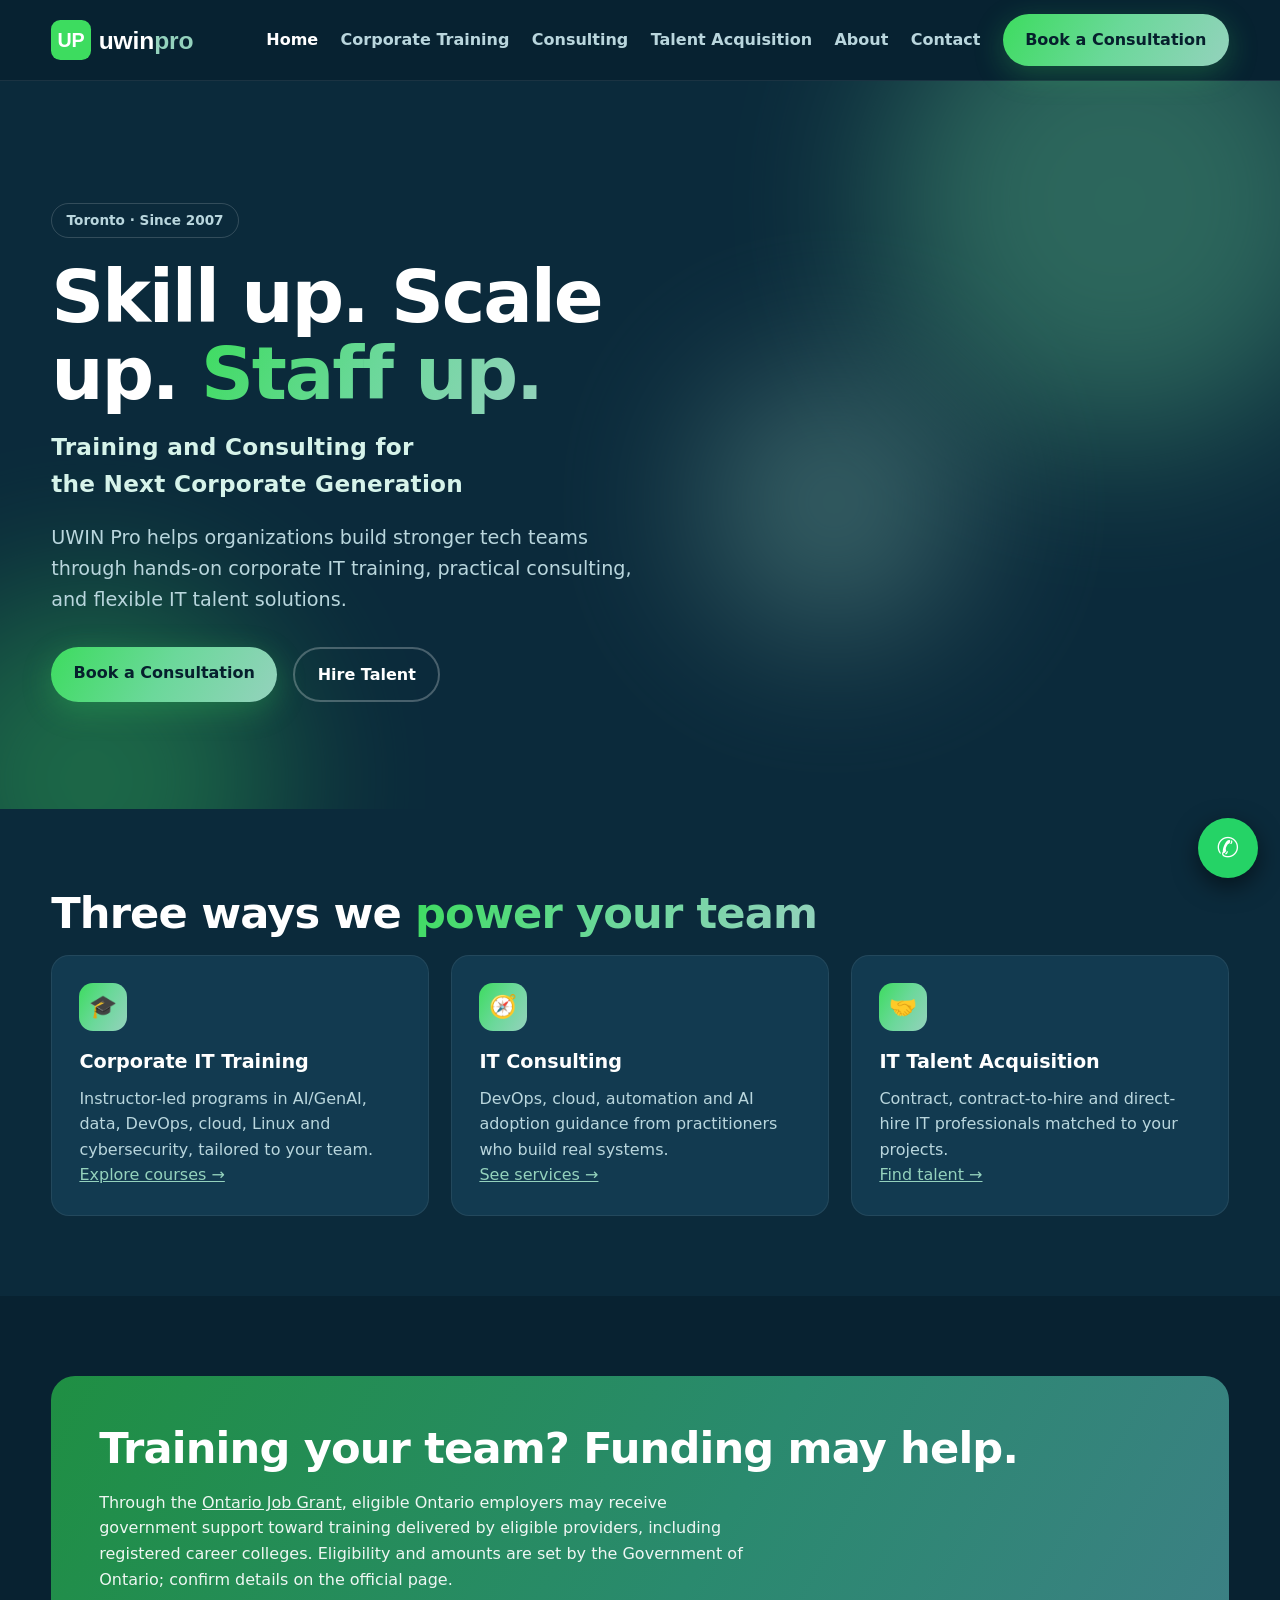
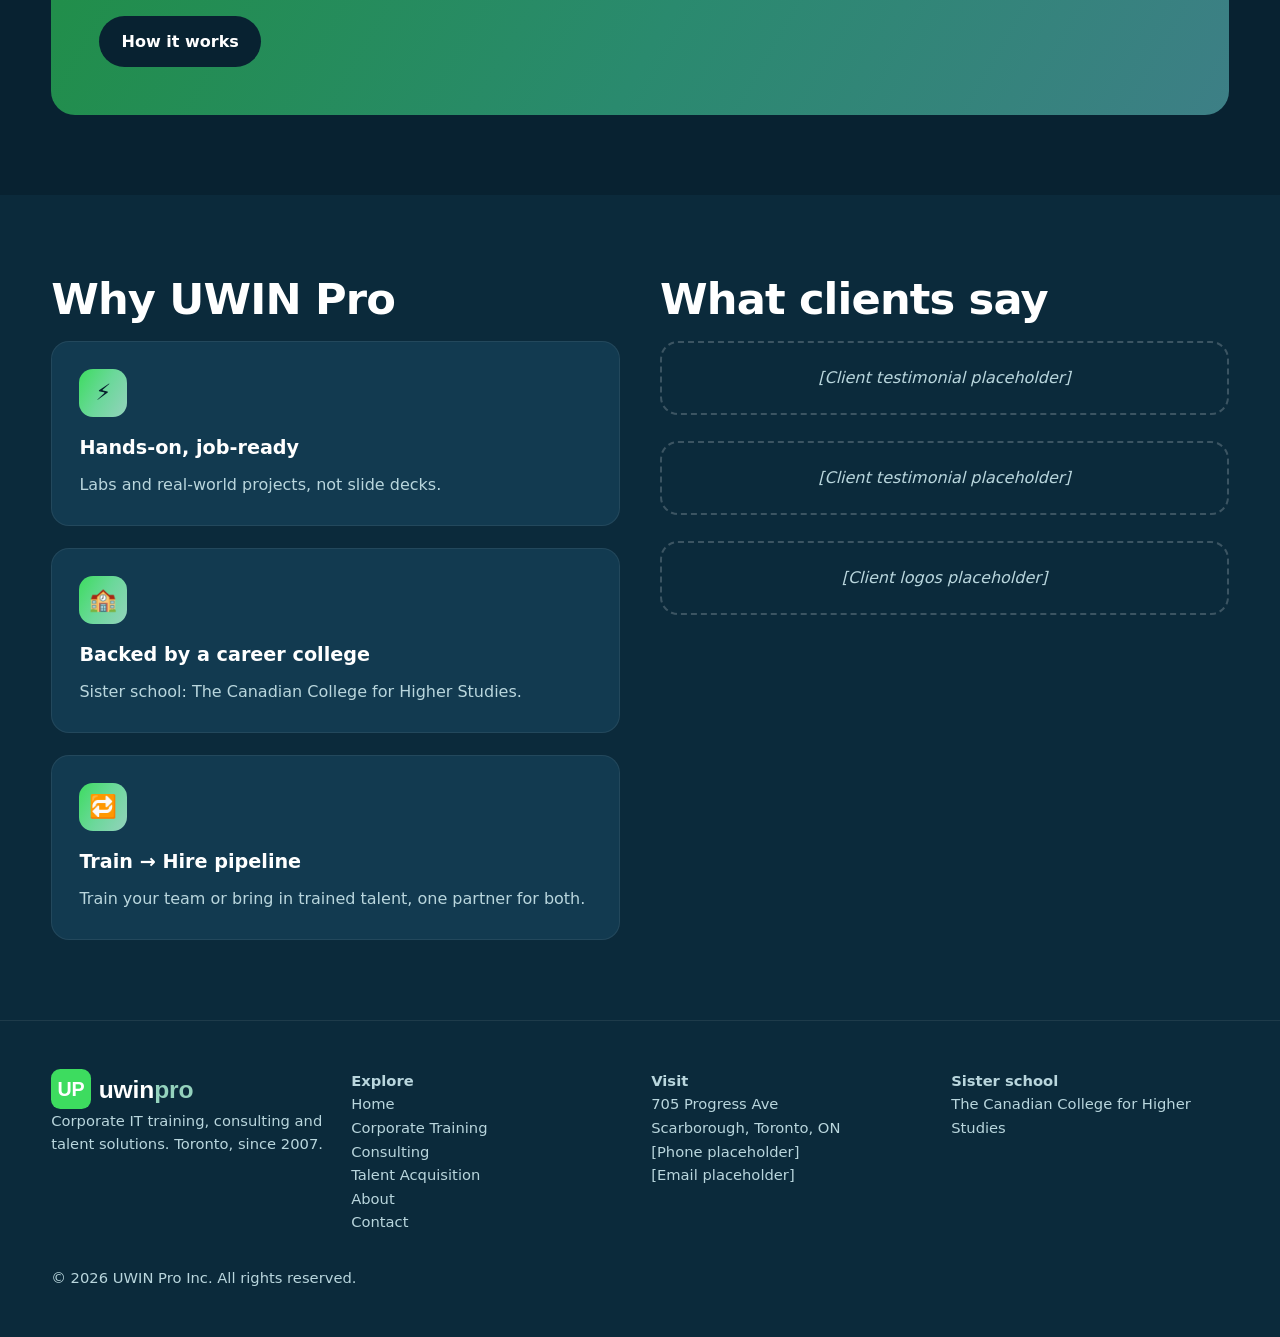
<file: index.html>
<!doctype html><html lang="en"><head><meta charset="utf-8"><meta name="viewport" content="width=device-width,initial-scale=1">
<title>Training and Consulting for the Next Corporate Generation | UWIN Pro Inc.</title><meta name="description" content="Training and Consulting for the Next Corporate Generation. UWIN Pro Inc. delivers corporate IT training, DevOps/cloud/AI consulting, and contract, contract-to-hire and direct-hire IT talent from Scarborough, Toronto."><link rel="canonical" href="https://www.uwinpro.com/index.html">
<meta property="og:title" content="Training and Consulting for the Next Corporate Generation | UWIN Pro Inc."><meta property="og:description" content="UWIN Pro Inc. delivers corporate IT training, DevOps/cloud/AI consulting, and contract, contract-to-hire and direct-hire IT talent from Scarborough, Toronto."><meta property="og:type" content="website"><meta name="twitter:card" content="summary_large_image"><meta name="theme-color" content="#0b2a3b">
<link rel="icon" href="assets/favicon.svg" type="image/svg+xml"><link rel="icon" href="assets/favicon-32.png" sizes="32x32"><link rel="apple-touch-icon" href="assets/apple-touch-icon.png"><meta property="og:image" content="https://www.uwinpro.com/assets/og-image.png"><meta property="og:image:width" content="1200"><meta property="og:image:height" content="630"><meta name="twitter:image" content="https://www.uwinpro.com/assets/og-image.png"><link rel="stylesheet" href="css/style.css?v=5">
<script type="application/ld+json">{"@context":"https://schema.org","@type":"Organization","name":"UWIN Pro Inc.","url":"https://www.uwinpro.com","foundingDate":"2007","founder":{"@type":"Person","name":"Donatus Doss","jobTitle":"President"},"address":{"@type":"PostalAddress","streetAddress":"705 Progress Ave","addressLocality":"Scarborough, Toronto","addressRegion":"ON","addressCountry":"CA"}}</script></head><body>
<a class="skip" href="#main">Skip to content</a>
<header><div class="wrap nav"><a class="logo" href="index.html" aria-label="UWIN Pro home"><svg viewBox="0 0 520 130" height="40" aria-hidden="true"><rect width="130" height="130" rx="30" fill="#3ddc5f"/><text x="65" y="88" font-size="64" font-weight="900" text-anchor="middle" fill="#fff" font-family="Inter,Helvetica,Arial,sans-serif">UP</text><text x="155" y="95" font-size="80" font-weight="900" fill="#fff" font-family="Inter,Helvetica,Arial,sans-serif">uwin<tspan fill="#94d2bd">pro</tspan></text></svg></a><nav aria-label="Main"><button class="menu" aria-expanded="false" aria-label="Menu">☰</button><ul><li><a href="index.html" aria-current=page>Home</a></li><li><a href="training.html">Corporate Training</a></li><li><a href="consulting.html">Consulting</a></li><li><a href="talent.html">Talent Acquisition</a></li><li><a href="about.html">About</a></li><li><a href="contact.html">Contact</a></li><li><a class="btn btn-g" href="contact.html">Book a Consultation</a></li></ul></nav></div></header>
<main id="main"><section class="hero"><div class="blob b1"></div><div class="blob b2"></div><div class="blob b3"></div><div class="wrap hero-grid"><div class="hero-copy"><span class="eyebrow">Toronto · Since 2007</span><h1>Skill up. Scale up. <span class="grad">Staff up.</span></h1><p class="tagline"><span class="tl1">Training and Consulting</span> <span class="tl2">for</span><br><span class="tl3">the Next Corporate Generation</span></p><p class="lead">UWIN Pro helps organizations build stronger tech teams through hands-on corporate IT training, practical consulting, and flexible IT talent solutions.</p><div class="ctas"><a class="btn btn-g" href="contact.html">Book a Consultation</a><a class="btn btn-o" href="talent.html">Hire Talent</a></div></div><div class="orbit" aria-label="Popular corporate training courses"><ul class="plane"><li style="--i:0"><strong>Generative AI for Business</strong><span>Put GenAI to work safely across everyday workflows.</span></li><li style="--i:1"><strong>Prompt Engineering</strong><span>Write prompts that get reliable, useful results.</span></li><li style="--i:2"><strong>AI Agents &amp; Automation</strong><span>Build agents that automate multi-step tasks.</span></li><li style="--i:3"><strong>Machine Learning Fundamentals</strong><span>Core ML concepts, models and evaluation.</span></li><li style="--i:4"><strong>Data Analytics with Power BI</strong><span>Turn raw data into clear, interactive dashboards.</span></li><li style="--i:5"><strong>Kubernetes</strong><span>Deploy, scale and operate containerized apps.</span></li><li style="--i:6"><strong>Terraform &amp; Infrastructure as Code</strong><span>Provision cloud infrastructure from code.</span></li><li style="--i:7"><strong>Docker</strong><span>Package and ship apps in portable containers.</span></li><li style="--i:8"><strong>Cloud (AWS/Azure)</strong><span>Design and run workloads on leading clouds.</span></li><li style="--i:9"><strong>Cybersecurity</strong><span>Protect systems, data and people from threats.</span></li><li style="--i:10"><strong>DevOps &amp; CI/CD</strong><span>Automate build, test and release pipelines.</span></li><li style="--i:11"><strong>Linux/Red Hat</strong><span>Administer enterprise Linux with confidence.</span></li></ul></div></div></section><section><div class="wrap"><h2>Three ways we <span class="grad">power your team</span></h2><div class="grid"><div class="card reveal"><div class="ic" aria-hidden="true">🎓</div><h3>Corporate IT Training</h3><p>Instructor-led programs in AI/GenAI, data, DevOps, cloud, Linux and cybersecurity, tailored to your team.</p><a href="training.html">Explore courses →</a></div><div class="card reveal"><div class="ic" aria-hidden="true">🧭</div><h3>IT Consulting</h3><p>DevOps, cloud, automation and AI adoption guidance from practitioners who build real systems.</p><a href="consulting.html">See services →</a></div><div class="card reveal"><div class="ic" aria-hidden="true">🤝</div><h3>IT Talent Acquisition</h3><p>Contract, contract-to-hire and direct-hire IT professionals matched to your projects.</p><a href="talent.html">Find talent →</a></div></div></div></section><section class="alt"><div class="wrap"><div class="band reveal"><h2>Training your team? Funding may help.</h2><p>Through the <a style="color:#fff;text-decoration:underline" href="https://www.ontario.ca/page/ontario-job-grant" rel="noopener">Ontario Job Grant</a>, eligible Ontario employers may receive government support toward training delivered by eligible providers, including registered career colleges. Eligibility and amounts are set by the Government of Ontario; confirm details on the official page.</p><a class="btn" href="training.html#funding">How it works</a></div></div></section><section><div class="wrap two"><div class="reveal"><h2>Why UWIN Pro</h2><div class="grid" style="grid-template-columns:1fr"><div class="card reveal"><div class="ic" aria-hidden="true">⚡</div><h3>Hands-on, job-ready</h3><p>Labs and real-world projects, not slide decks.</p></div><div class="card reveal"><div class="ic" aria-hidden="true">🏫</div><h3>Backed by a career college</h3><p>Sister school: The Canadian College for Higher Studies.</p></div><div class="card reveal"><div class="ic" aria-hidden="true">🔁</div><h3>Train → Hire pipeline</h3><p>Train your team or bring in trained talent, one partner for both.</p></div></div></div><div class="reveal"><h2>What clients say</h2><div class="ph">[Client testimonial placeholder]</div><br><div class="ph">[Client testimonial placeholder]</div><br><div class="ph">[Client logos placeholder]</div></div></div></section></main>
<footer><div class="wrap grid"><div><a class="logo" href="index.html" aria-label="UWIN Pro home"><svg viewBox="0 0 520 130" height="40" aria-hidden="true"><rect width="130" height="130" rx="30" fill="#3ddc5f"/><text x="65" y="88" font-size="64" font-weight="900" text-anchor="middle" fill="#fff" font-family="Inter,Helvetica,Arial,sans-serif">UP</text><text x="155" y="95" font-size="80" font-weight="900" fill="#fff" font-family="Inter,Helvetica,Arial,sans-serif">uwin<tspan fill="#94d2bd">pro</tspan></text></svg></a><p>Corporate IT training, consulting and talent solutions. Toronto, since 2007.</p></div>
<div><strong>Explore</strong><a href="index.html">Home</a><a href="training.html">Corporate Training</a><a href="consulting.html">Consulting</a><a href="talent.html">Talent Acquisition</a><a href="about.html">About</a><a href="contact.html">Contact</a></div>
<div><strong>Visit</strong><p>705 Progress Ave<br>Scarborough, Toronto, ON</p><p>[Phone placeholder]<br>[Email placeholder]</p></div>
<div><strong>Sister school</strong><a href="https://thecanadiancollege.ca" rel="noopener">The Canadian College for Higher Studies</a></div></div>
<div class="wrap"><p style="margin-top:2rem">© <span id="y"></span> UWIN Pro Inc. All rights reserved.</p></div></footer>
<a class="wa" href="#" aria-label="Chat on WhatsApp (number placeholder)" title="WhatsApp [number placeholder]">✆</a>
<script src="js/main.js?v=5" defer></script></body></html>
</file>
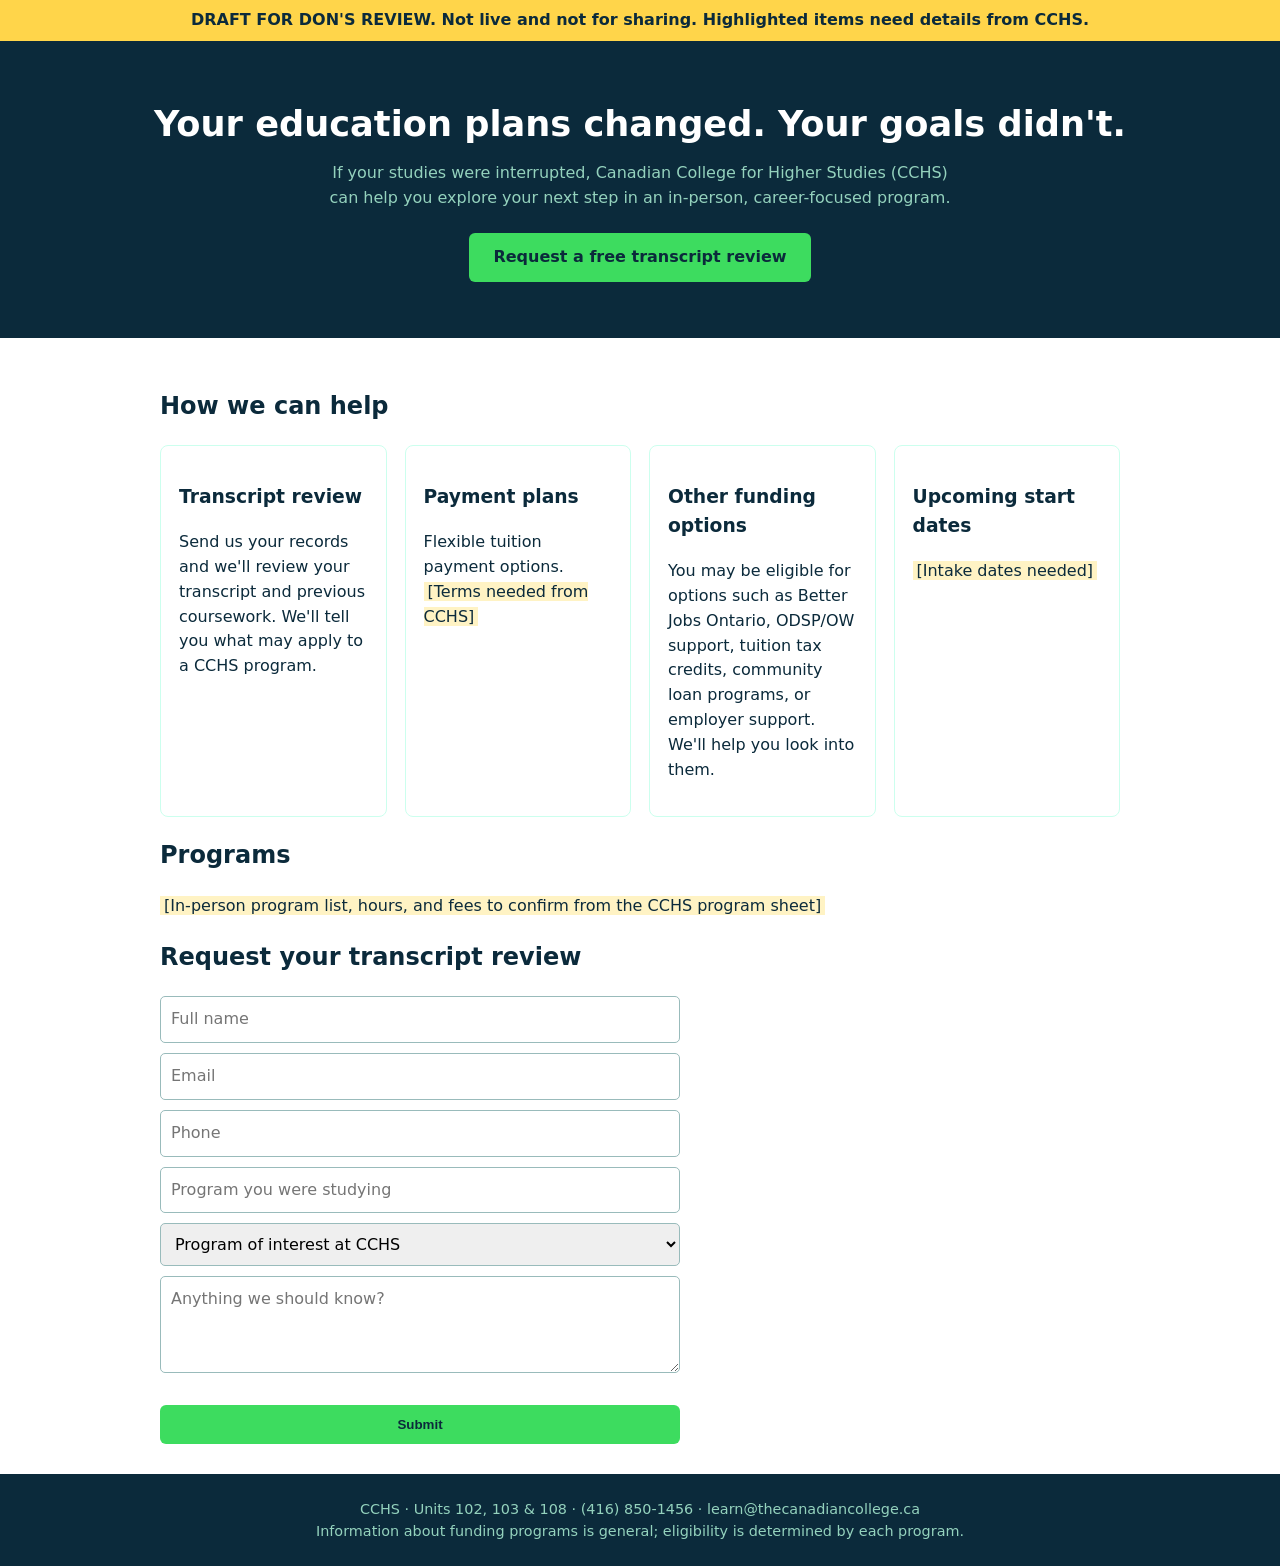
<file: cchs-continue/index.html>
<!doctype html><html lang="en"><head><meta charset="utf-8"><meta name="viewport" content="width=device-width,initial-scale=1"><meta name="robots" content="noindex">
<title>DRAFT – Continue Your Studies at CCHS</title>
<style>body{font-family:system-ui,sans-serif;margin:0;color:#0b2a3b;line-height:1.55}.draft{background:#ffd54a;text-align:center;padding:8px;font-weight:700}header{background:#0b2a3b;color:#fff;padding:56px 20px;text-align:center}header h1{margin:0 0 10px;font-size:2.2rem}header p{color:#94d2bd;max-width:640px;margin:0 auto}.btn{display:inline-block;margin-top:22px;background:#3ddc5f;color:#0b2a3b;padding:12px 24px;border-radius:6px;font-weight:700;text-decoration:none}main{max-width:960px;margin:auto;padding:30px 20px}.grid{display:grid;grid-template-columns:repeat(auto-fit,minmax(220px,1fr));gap:18px}.card{border:1px solid #cfe;border-radius:8px;padding:18px}.tbd{background:#fff3c4;padding:0 4px}form{display:grid;gap:10px;max-width:520px}input,select,textarea{padding:10px;border:1px solid #9bb;border-radius:5px;font:inherit}footer{background:#0b2a3b;color:#94d2bd;text-align:center;padding:24px;font-size:.9rem}</style></head><body>
<div class="draft">DRAFT FOR DON'S REVIEW. Not live and not for sharing. Highlighted items need details from CCHS.</div>
<header><h1>Your education plans changed. Your goals didn't.</h1><p>If your studies were interrupted, Canadian College for Higher Studies (CCHS) can help you explore your next step in an in-person, career-focused program.</p><a class="btn" href="#apply">Request a free transcript review</a></header>
<main>
<h2>How we can help</h2><div class="grid">
<div class="card"><h3>Transcript review</h3><p>Send us your records and we'll review your transcript and previous coursework. We'll tell you what may apply to a CCHS program.</p></div>
<div class="card"><h3>Payment plans</h3><p>Flexible tuition payment options. <span class="tbd">[Terms needed from CCHS]</span></p></div>
<div class="card"><h3>Other funding options</h3><p>You may be eligible for options such as Better Jobs Ontario, ODSP/OW support, tuition tax credits, community loan programs, or employer support. We'll help you look into them.</p></div>
<div class="card"><h3>Upcoming start dates</h3><p><span class="tbd">[Intake dates needed]</span></p></div></div>
<h2>Programs</h2><p><span class="tbd">[In-person program list, hours, and fees to confirm from the CCHS program sheet]</span></p>
<h2 id="apply">Request your transcript review</h2>
<form onsubmit="alert('Draft only: this form is not connected yet.');return false"><input placeholder="Full name" required><input type="email" placeholder="Email" required><input placeholder="Phone"><input placeholder="Program you were studying"><select><option>Program of interest at CCHS</option><option>Personal Support Worker</option><option>Prompt Engineering &amp; GenAI</option><option>Other / not sure</option></select><textarea rows="3" placeholder="Anything we should know?"></textarea><button class="btn" style="border:0">Submit</button></form>
</main>
<footer>CCHS · Units 102, 103 &amp; 108 · (416) 850-1456 · learn@thecanadiancollege.ca<br>Information about funding programs is general; eligibility is determined by each program.</footer></body></html>
</file>
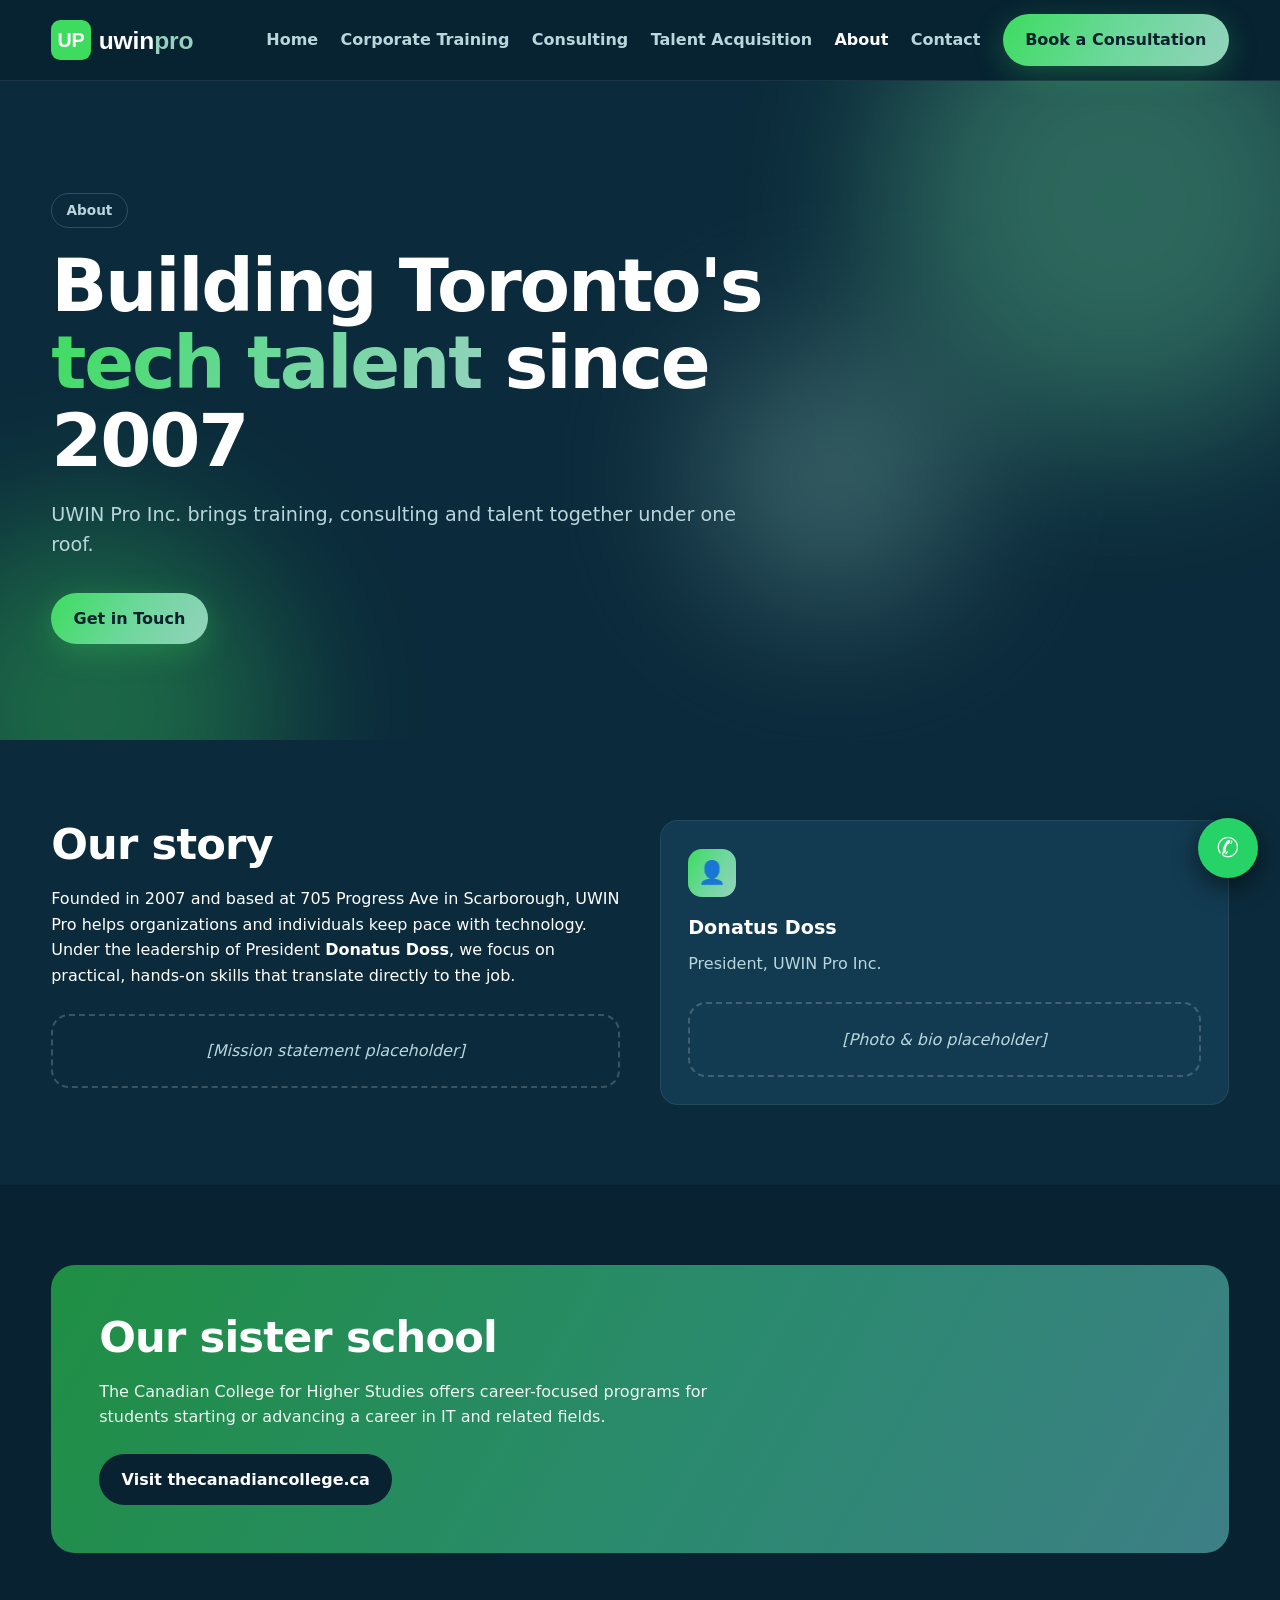
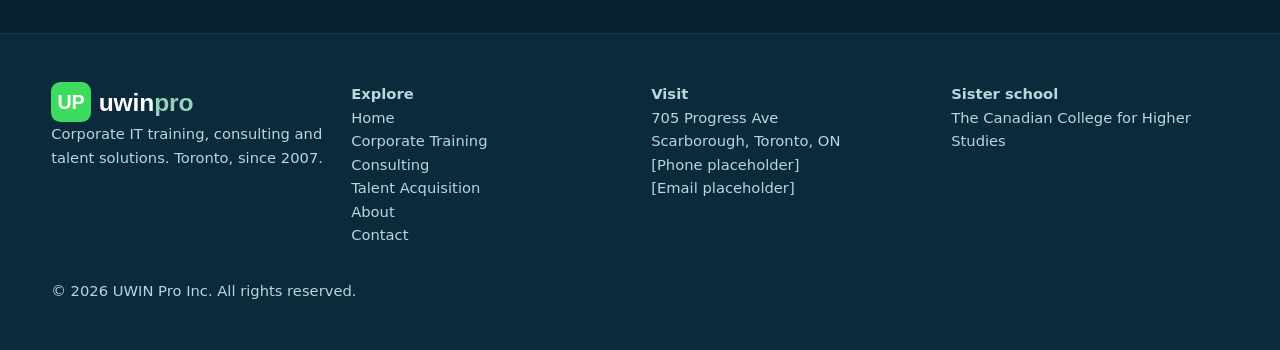
<file: about.html>
<!doctype html><html lang="en"><head><meta charset="utf-8"><meta name="viewport" content="width=device-width,initial-scale=1">
<title>About Us | UWIN Pro Inc.</title><meta name="description" content="About UWIN Pro Inc.: founded in 2007 in Scarborough, Toronto, led by President Donatus Doss. Sister school of The Canadian College for Higher Studies."><link rel="canonical" href="https://www.uwinpro.com/about.html">
<meta property="og:title" content="About Us | UWIN Pro Inc."><meta property="og:description" content="About UWIN Pro Inc.: founded in 2007 in Scarborough, Toronto, led by President Donatus Doss. Sister school of The Canadian College for Higher Studies."><meta property="og:type" content="website"><meta name="twitter:card" content="summary_large_image"><meta name="theme-color" content="#0b2a3b">
<link rel="icon" href="assets/favicon.svg" type="image/svg+xml"><link rel="icon" href="assets/favicon-32.png" sizes="32x32"><link rel="apple-touch-icon" href="assets/apple-touch-icon.png"><meta property="og:image" content="https://www.uwinpro.com/assets/og-image.png"><meta property="og:image:width" content="1200"><meta property="og:image:height" content="630"><meta name="twitter:image" content="https://www.uwinpro.com/assets/og-image.png"><link rel="stylesheet" href="css/style.css?v=5">
<script type="application/ld+json">{"@context":"https://schema.org","@type":"Organization","name":"UWIN Pro Inc.","url":"https://www.uwinpro.com","foundingDate":"2007","founder":{"@type":"Person","name":"Donatus Doss","jobTitle":"President"},"address":{"@type":"PostalAddress","streetAddress":"705 Progress Ave","addressLocality":"Scarborough, Toronto","addressRegion":"ON","addressCountry":"CA"}}</script></head><body>
<a class="skip" href="#main">Skip to content</a>
<header><div class="wrap nav"><a class="logo" href="index.html" aria-label="UWIN Pro home"><svg viewBox="0 0 520 130" height="40" aria-hidden="true"><rect width="130" height="130" rx="30" fill="#3ddc5f"/><text x="65" y="88" font-size="64" font-weight="900" text-anchor="middle" fill="#fff" font-family="Inter,Helvetica,Arial,sans-serif">UP</text><text x="155" y="95" font-size="80" font-weight="900" fill="#fff" font-family="Inter,Helvetica,Arial,sans-serif">uwin<tspan fill="#94d2bd">pro</tspan></text></svg></a><nav aria-label="Main"><button class="menu" aria-expanded="false" aria-label="Menu">☰</button><ul><li><a href="index.html">Home</a></li><li><a href="training.html">Corporate Training</a></li><li><a href="consulting.html">Consulting</a></li><li><a href="talent.html">Talent Acquisition</a></li><li><a href="about.html" aria-current=page>About</a></li><li><a href="contact.html">Contact</a></li><li><a class="btn btn-g" href="contact.html">Book a Consultation</a></li></ul></nav></div></header>
<main id="main"><section class="hero"><div class="blob b1"></div><div class="blob b2"></div><div class="blob b3"></div><div class="wrap"><span class="eyebrow">About</span><h1>Building Toronto's <span class="grad">tech talent</span> since 2007</h1><p class="lead">UWIN Pro Inc. brings training, consulting and talent together under one roof.</p><div class="ctas"><a class="btn btn-g" href="contact.html">Get in Touch</a></div></div></section><section><div class="wrap two"><div class="reveal"><h2>Our story</h2><p>Founded in 2007 and based at 705 Progress Ave in Scarborough, UWIN Pro helps organizations and individuals keep pace with technology. Under the leadership of President <strong>Donatus Doss</strong>, we focus on practical, hands-on skills that translate directly to the job.</p><br><div class="ph">[Mission statement placeholder]</div></div><div class="card reveal"><div class="ic">👤</div><h3>Donatus Doss</h3><p>President, UWIN Pro Inc.</p><br><div class="ph">[Photo & bio placeholder]</div></div></div></section><section class="alt"><div class="wrap"><div class="band reveal"><h2>Our sister school</h2><p>The Canadian College for Higher Studies offers career-focused programs for students starting or advancing a career in IT and related fields.</p><a class="btn" href="https://thecanadiancollege.ca" rel="noopener">Visit thecanadiancollege.ca</a></div></div></section></main>
<footer><div class="wrap grid"><div><a class="logo" href="index.html" aria-label="UWIN Pro home"><svg viewBox="0 0 520 130" height="40" aria-hidden="true"><rect width="130" height="130" rx="30" fill="#3ddc5f"/><text x="65" y="88" font-size="64" font-weight="900" text-anchor="middle" fill="#fff" font-family="Inter,Helvetica,Arial,sans-serif">UP</text><text x="155" y="95" font-size="80" font-weight="900" fill="#fff" font-family="Inter,Helvetica,Arial,sans-serif">uwin<tspan fill="#94d2bd">pro</tspan></text></svg></a><p>Corporate IT training, consulting and talent solutions. Toronto, since 2007.</p></div>
<div><strong>Explore</strong><a href="index.html">Home</a><a href="training.html">Corporate Training</a><a href="consulting.html">Consulting</a><a href="talent.html">Talent Acquisition</a><a href="about.html">About</a><a href="contact.html">Contact</a></div>
<div><strong>Visit</strong><p>705 Progress Ave<br>Scarborough, Toronto, ON</p><p>[Phone placeholder]<br>[Email placeholder]</p></div>
<div><strong>Sister school</strong><a href="https://thecanadiancollege.ca" rel="noopener">The Canadian College for Higher Studies</a></div></div>
<div class="wrap"><p style="margin-top:2rem">© <span id="y"></span> UWIN Pro Inc. All rights reserved.</p></div></footer>
<a class="wa" href="#" aria-label="Chat on WhatsApp (number placeholder)" title="WhatsApp [number placeholder]">✆</a>
<script src="js/main.js?v=5" defer></script></body></html>
</file>
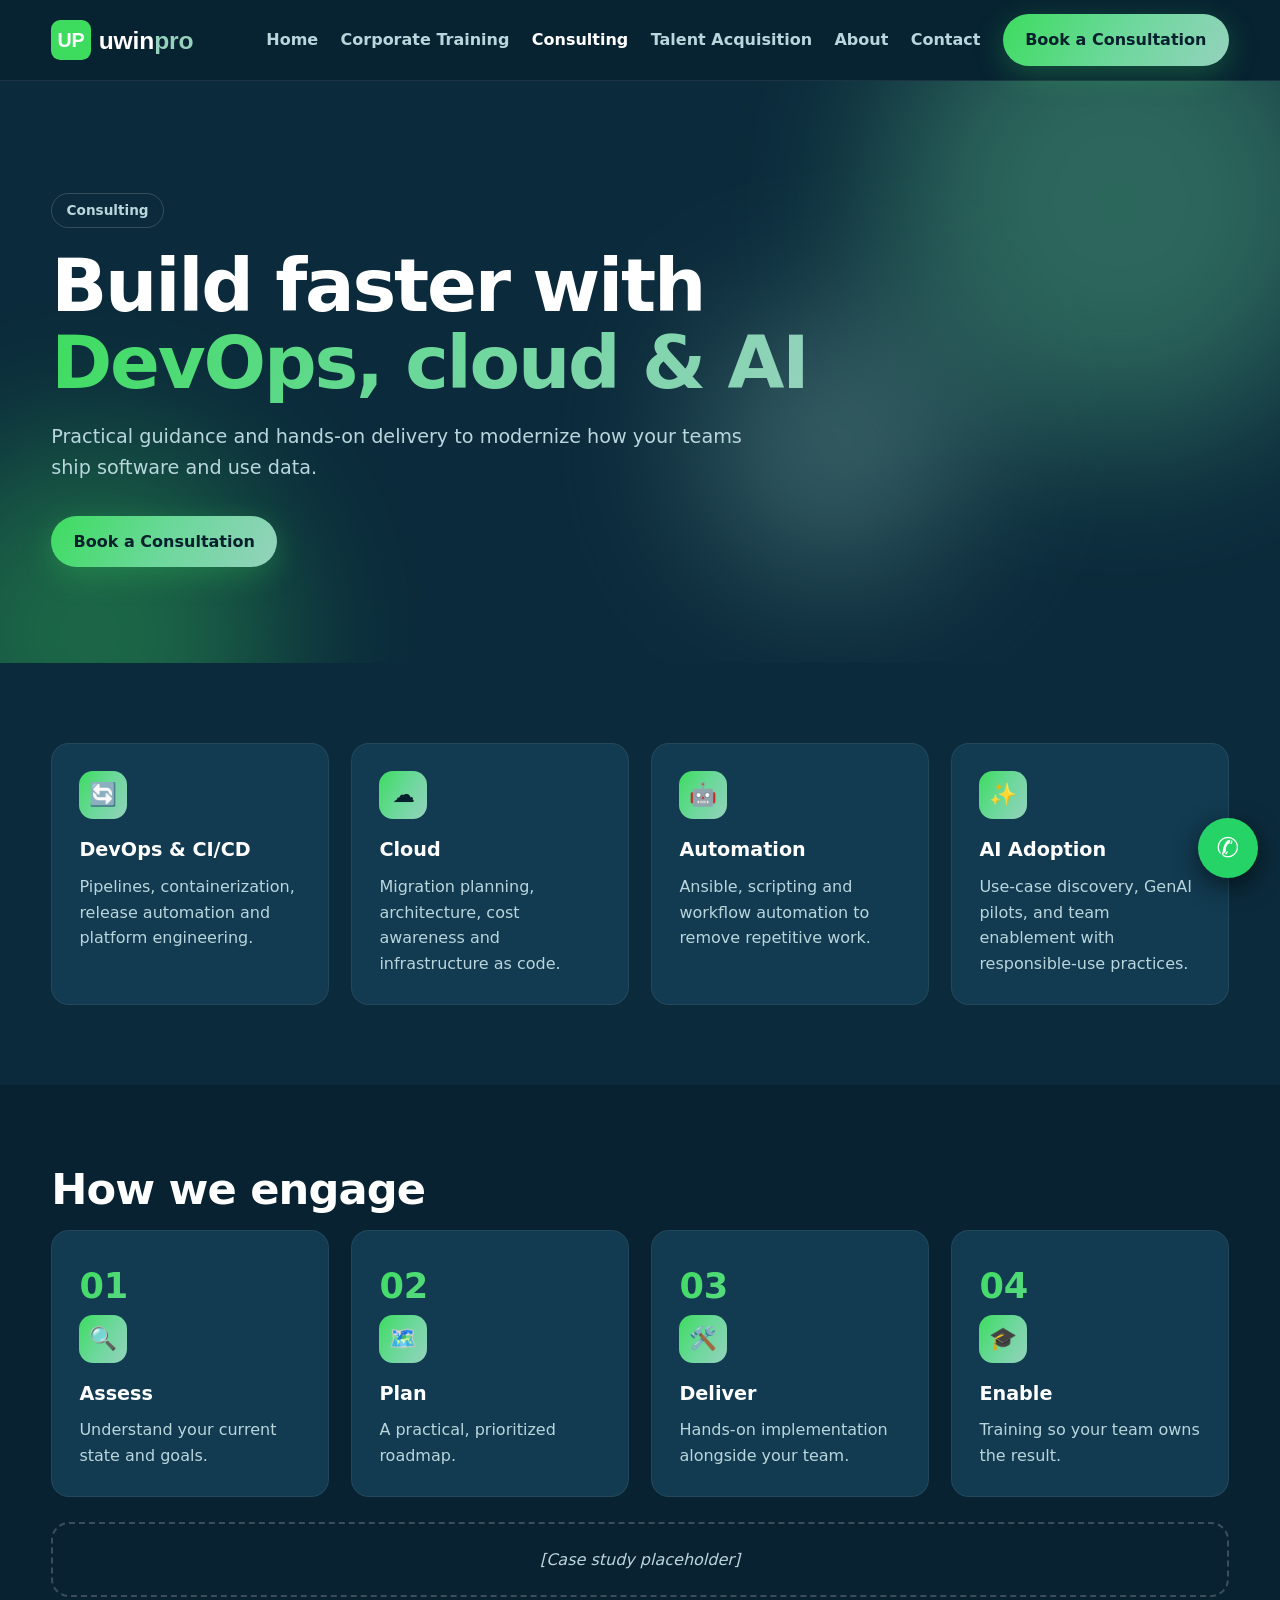
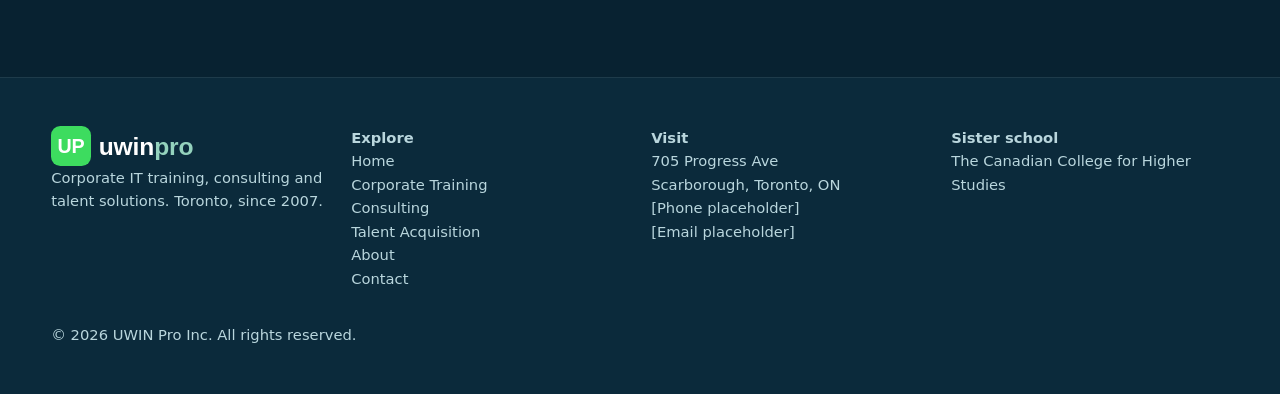
<file: consulting.html>
<!doctype html><html lang="en"><head><meta charset="utf-8"><meta name="viewport" content="width=device-width,initial-scale=1">
<title>IT Consulting | UWIN Pro Inc.</title><meta name="description" content="DevOps, cloud, automation and AI adoption consulting for Toronto and Ontario organizations."><link rel="canonical" href="https://www.uwinpro.com/consulting.html">
<meta property="og:title" content="IT Consulting | UWIN Pro Inc."><meta property="og:description" content="DevOps, cloud, automation and AI adoption consulting for Toronto and Ontario organizations."><meta property="og:type" content="website"><meta name="twitter:card" content="summary_large_image"><meta name="theme-color" content="#0b2a3b">
<link rel="icon" href="assets/favicon.svg" type="image/svg+xml"><link rel="icon" href="assets/favicon-32.png" sizes="32x32"><link rel="apple-touch-icon" href="assets/apple-touch-icon.png"><meta property="og:image" content="https://www.uwinpro.com/assets/og-image.png"><meta property="og:image:width" content="1200"><meta property="og:image:height" content="630"><meta name="twitter:image" content="https://www.uwinpro.com/assets/og-image.png"><link rel="stylesheet" href="css/style.css?v=5">
<script type="application/ld+json">{"@context":"https://schema.org","@type":"Organization","name":"UWIN Pro Inc.","url":"https://www.uwinpro.com","foundingDate":"2007","founder":{"@type":"Person","name":"Donatus Doss","jobTitle":"President"},"address":{"@type":"PostalAddress","streetAddress":"705 Progress Ave","addressLocality":"Scarborough, Toronto","addressRegion":"ON","addressCountry":"CA"}}</script></head><body>
<a class="skip" href="#main">Skip to content</a>
<header><div class="wrap nav"><a class="logo" href="index.html" aria-label="UWIN Pro home"><svg viewBox="0 0 520 130" height="40" aria-hidden="true"><rect width="130" height="130" rx="30" fill="#3ddc5f"/><text x="65" y="88" font-size="64" font-weight="900" text-anchor="middle" fill="#fff" font-family="Inter,Helvetica,Arial,sans-serif">UP</text><text x="155" y="95" font-size="80" font-weight="900" fill="#fff" font-family="Inter,Helvetica,Arial,sans-serif">uwin<tspan fill="#94d2bd">pro</tspan></text></svg></a><nav aria-label="Main"><button class="menu" aria-expanded="false" aria-label="Menu">☰</button><ul><li><a href="index.html">Home</a></li><li><a href="training.html">Corporate Training</a></li><li><a href="consulting.html" aria-current=page>Consulting</a></li><li><a href="talent.html">Talent Acquisition</a></li><li><a href="about.html">About</a></li><li><a href="contact.html">Contact</a></li><li><a class="btn btn-g" href="contact.html">Book a Consultation</a></li></ul></nav></div></header>
<main id="main"><section class="hero"><div class="blob b1"></div><div class="blob b2"></div><div class="blob b3"></div><div class="wrap"><span class="eyebrow">Consulting</span><h1>Build faster with <span class="grad">DevOps, cloud & AI</span></h1><p class="lead">Practical guidance and hands-on delivery to modernize how your teams ship software and use data.</p><div class="ctas"><a class="btn btn-g" href="contact.html">Book a Consultation</a></div></div></section><section><div class="wrap grid"><div class="card reveal"><div class="ic" aria-hidden="true">🔄</div><h3>DevOps & CI/CD</h3><p>Pipelines, containerization, release automation and platform engineering.</p></div><div class="card reveal"><div class="ic" aria-hidden="true">☁️</div><h3>Cloud</h3><p>Migration planning, architecture, cost awareness and infrastructure as code.</p></div><div class="card reveal"><div class="ic" aria-hidden="true">🤖</div><h3>Automation</h3><p>Ansible, scripting and workflow automation to remove repetitive work.</p></div><div class="card reveal"><div class="ic" aria-hidden="true">✨</div><h3>AI Adoption</h3><p>Use-case discovery, GenAI pilots, and team enablement with responsible-use practices.</p></div></div></section><section class="alt"><div class="wrap"><h2>How we engage</h2><div class="grid steps"><div class="card reveal"><div class="ic" aria-hidden="true">🔍</div><h3>Assess</h3><p>Understand your current state and goals.</p></div><div class="card reveal"><div class="ic" aria-hidden="true">🗺️</div><h3>Plan</h3><p>A practical, prioritized roadmap.</p></div><div class="card reveal"><div class="ic" aria-hidden="true">🛠️</div><h3>Deliver</h3><p>Hands-on implementation alongside your team.</p></div><div class="card reveal"><div class="ic" aria-hidden="true">🎓</div><h3>Enable</h3><p>Training so your team owns the result.</p></div></div><br><div class="ph">[Case study placeholder]</div></div></section></main>
<footer><div class="wrap grid"><div><a class="logo" href="index.html" aria-label="UWIN Pro home"><svg viewBox="0 0 520 130" height="40" aria-hidden="true"><rect width="130" height="130" rx="30" fill="#3ddc5f"/><text x="65" y="88" font-size="64" font-weight="900" text-anchor="middle" fill="#fff" font-family="Inter,Helvetica,Arial,sans-serif">UP</text><text x="155" y="95" font-size="80" font-weight="900" fill="#fff" font-family="Inter,Helvetica,Arial,sans-serif">uwin<tspan fill="#94d2bd">pro</tspan></text></svg></a><p>Corporate IT training, consulting and talent solutions. Toronto, since 2007.</p></div>
<div><strong>Explore</strong><a href="index.html">Home</a><a href="training.html">Corporate Training</a><a href="consulting.html">Consulting</a><a href="talent.html">Talent Acquisition</a><a href="about.html">About</a><a href="contact.html">Contact</a></div>
<div><strong>Visit</strong><p>705 Progress Ave<br>Scarborough, Toronto, ON</p><p>[Phone placeholder]<br>[Email placeholder]</p></div>
<div><strong>Sister school</strong><a href="https://thecanadiancollege.ca" rel="noopener">The Canadian College for Higher Studies</a></div></div>
<div class="wrap"><p style="margin-top:2rem">© <span id="y"></span> UWIN Pro Inc. All rights reserved.</p></div></footer>
<a class="wa" href="#" aria-label="Chat on WhatsApp (number placeholder)" title="WhatsApp [number placeholder]">✆</a>
<script src="js/main.js?v=5" defer></script></body></html>
</file>
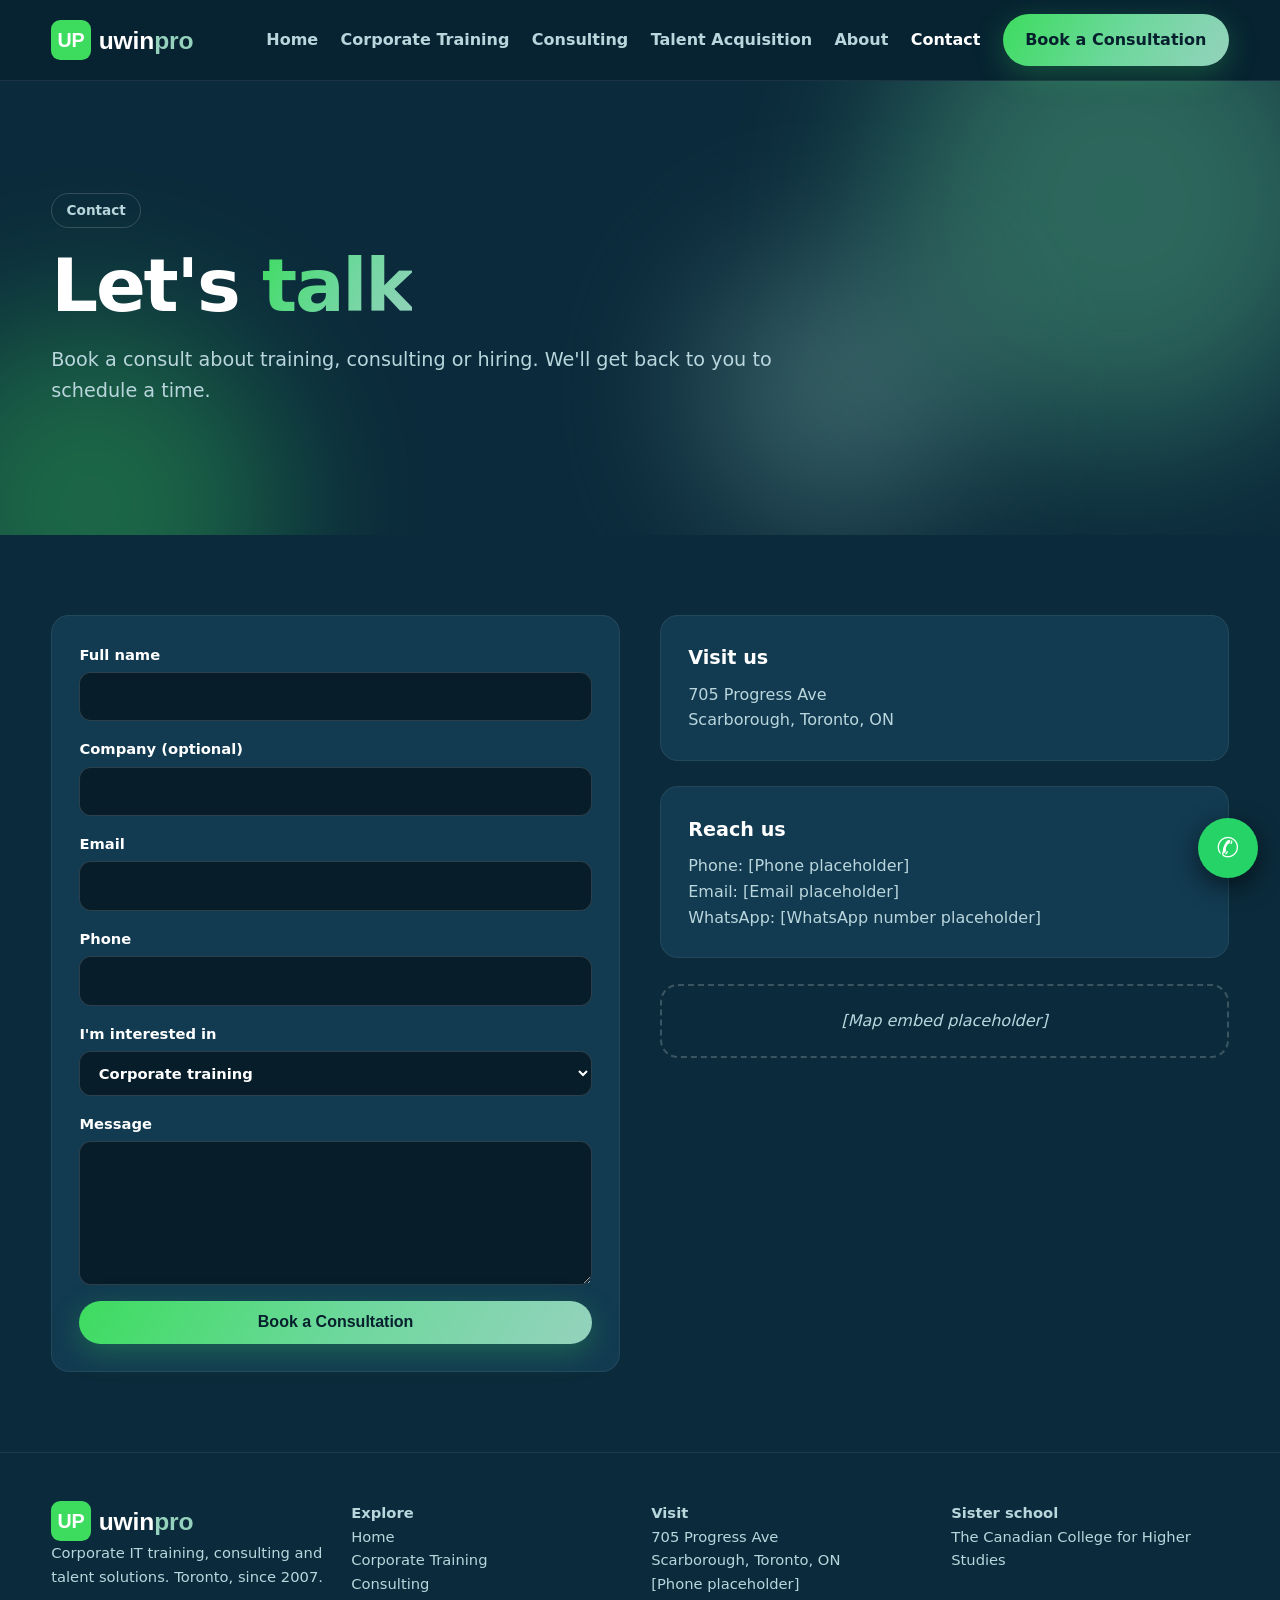
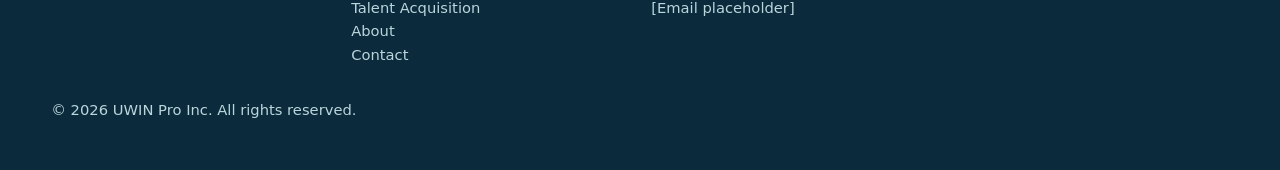
<file: contact.html>
<!doctype html><html lang="en"><head><meta charset="utf-8"><meta name="viewport" content="width=device-width,initial-scale=1">
<title>Contact & Book a Consultation | UWIN Pro Inc.</title><meta name="description" content="Contact UWIN Pro Inc. at 705 Progress Ave, Scarborough, Toronto, or book a consult for training, consulting or IT talent."><link rel="canonical" href="https://www.uwinpro.com/contact.html">
<meta property="og:title" content="Contact & Book a Consultation | UWIN Pro Inc."><meta property="og:description" content="Contact UWIN Pro Inc. at 705 Progress Ave, Scarborough, Toronto, or book a consult for training, consulting or IT talent."><meta property="og:type" content="website"><meta name="twitter:card" content="summary_large_image"><meta name="theme-color" content="#0b2a3b">
<link rel="icon" href="assets/favicon.svg" type="image/svg+xml"><link rel="icon" href="assets/favicon-32.png" sizes="32x32"><link rel="apple-touch-icon" href="assets/apple-touch-icon.png"><meta property="og:image" content="https://www.uwinpro.com/assets/og-image.png"><meta property="og:image:width" content="1200"><meta property="og:image:height" content="630"><meta name="twitter:image" content="https://www.uwinpro.com/assets/og-image.png"><link rel="stylesheet" href="css/style.css?v=5">
<script type="application/ld+json">{"@context":"https://schema.org","@type":"Organization","name":"UWIN Pro Inc.","url":"https://www.uwinpro.com","foundingDate":"2007","founder":{"@type":"Person","name":"Donatus Doss","jobTitle":"President"},"address":{"@type":"PostalAddress","streetAddress":"705 Progress Ave","addressLocality":"Scarborough, Toronto","addressRegion":"ON","addressCountry":"CA"}}</script></head><body>
<a class="skip" href="#main">Skip to content</a>
<header><div class="wrap nav"><a class="logo" href="index.html" aria-label="UWIN Pro home"><svg viewBox="0 0 520 130" height="40" aria-hidden="true"><rect width="130" height="130" rx="30" fill="#3ddc5f"/><text x="65" y="88" font-size="64" font-weight="900" text-anchor="middle" fill="#fff" font-family="Inter,Helvetica,Arial,sans-serif">UP</text><text x="155" y="95" font-size="80" font-weight="900" fill="#fff" font-family="Inter,Helvetica,Arial,sans-serif">uwin<tspan fill="#94d2bd">pro</tspan></text></svg></a><nav aria-label="Main"><button class="menu" aria-expanded="false" aria-label="Menu">☰</button><ul><li><a href="index.html">Home</a></li><li><a href="training.html">Corporate Training</a></li><li><a href="consulting.html">Consulting</a></li><li><a href="talent.html">Talent Acquisition</a></li><li><a href="about.html">About</a></li><li><a href="contact.html" aria-current=page>Contact</a></li><li><a class="btn btn-g" href="contact.html">Book a Consultation</a></li></ul></nav></div></header>
<main id="main"><section class="hero"><div class="blob b1"></div><div class="blob b2"></div><div class="blob b3"></div><div class="wrap"><span class="eyebrow">Contact</span><h1>Let's <span class="grad">talk</span></h1><p class="lead">Book a consult about training, consulting or hiring. We'll get back to you to schedule a time.</p><div class="ctas"></div></div></section><section><div class="wrap two"><div class="card reveal"><form data-demo aria-label="Book a Consultation"><label>Full name<input required name="name" autocomplete="name"></label><label>Company (optional)<input name="company" autocomplete="organization"></label><label>Email<input required type="email" name="email" autocomplete="email"></label><label>Phone<input type="tel" name="phone" autocomplete="tel"></label><label>I'm interested in<select name="topic"><option>Corporate training</option><option>Ontario Job Grant training</option><option>Consulting</option><option>Hiring IT talent</option><option>Joining the talent network</option><option>Other</option></select></label><label>Message<textarea name="msg" rows="5"></textarea></label><button class="btn btn-g">Book a Consultation</button><p class="ok" role="status">Thanks! Prototype only: this form is not connected yet.</p></form></div>
<div class="reveal"><div class="card"><h3>Visit us</h3><p>705 Progress Ave<br>Scarborough, Toronto, ON</p></div><br><div class="card"><h3>Reach us</h3><p>Phone: [Phone placeholder]<br>Email: [Email placeholder]<br>WhatsApp: [WhatsApp number placeholder]</p></div><br><div class="ph">[Map embed placeholder]</div></div></div></section></main>
<footer><div class="wrap grid"><div><a class="logo" href="index.html" aria-label="UWIN Pro home"><svg viewBox="0 0 520 130" height="40" aria-hidden="true"><rect width="130" height="130" rx="30" fill="#3ddc5f"/><text x="65" y="88" font-size="64" font-weight="900" text-anchor="middle" fill="#fff" font-family="Inter,Helvetica,Arial,sans-serif">UP</text><text x="155" y="95" font-size="80" font-weight="900" fill="#fff" font-family="Inter,Helvetica,Arial,sans-serif">uwin<tspan fill="#94d2bd">pro</tspan></text></svg></a><p>Corporate IT training, consulting and talent solutions. Toronto, since 2007.</p></div>
<div><strong>Explore</strong><a href="index.html">Home</a><a href="training.html">Corporate Training</a><a href="consulting.html">Consulting</a><a href="talent.html">Talent Acquisition</a><a href="about.html">About</a><a href="contact.html">Contact</a></div>
<div><strong>Visit</strong><p>705 Progress Ave<br>Scarborough, Toronto, ON</p><p>[Phone placeholder]<br>[Email placeholder]</p></div>
<div><strong>Sister school</strong><a href="https://thecanadiancollege.ca" rel="noopener">The Canadian College for Higher Studies</a></div></div>
<div class="wrap"><p style="margin-top:2rem">© <span id="y"></span> UWIN Pro Inc. All rights reserved.</p></div></footer>
<a class="wa" href="#" aria-label="Chat on WhatsApp (number placeholder)" title="WhatsApp [number placeholder]">✆</a>
<script src="js/main.js?v=5" defer></script></body></html>
</file>
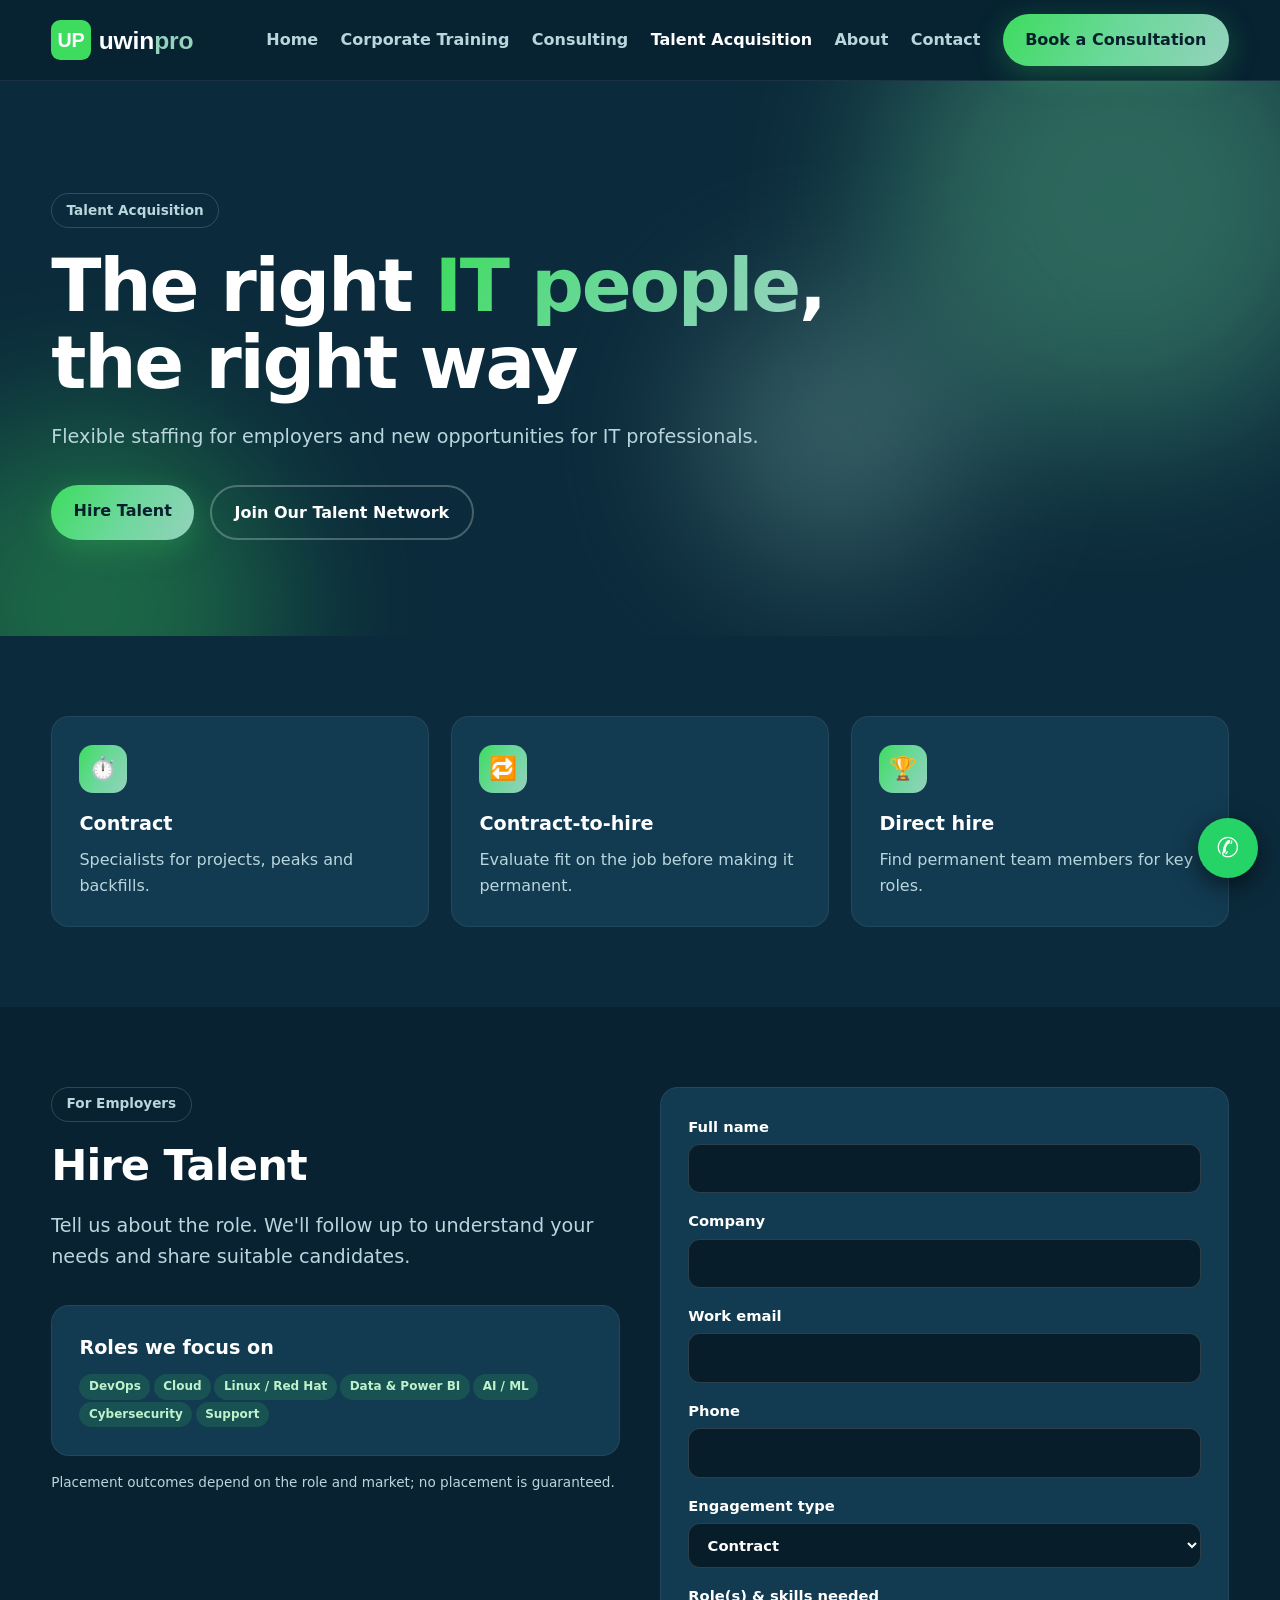
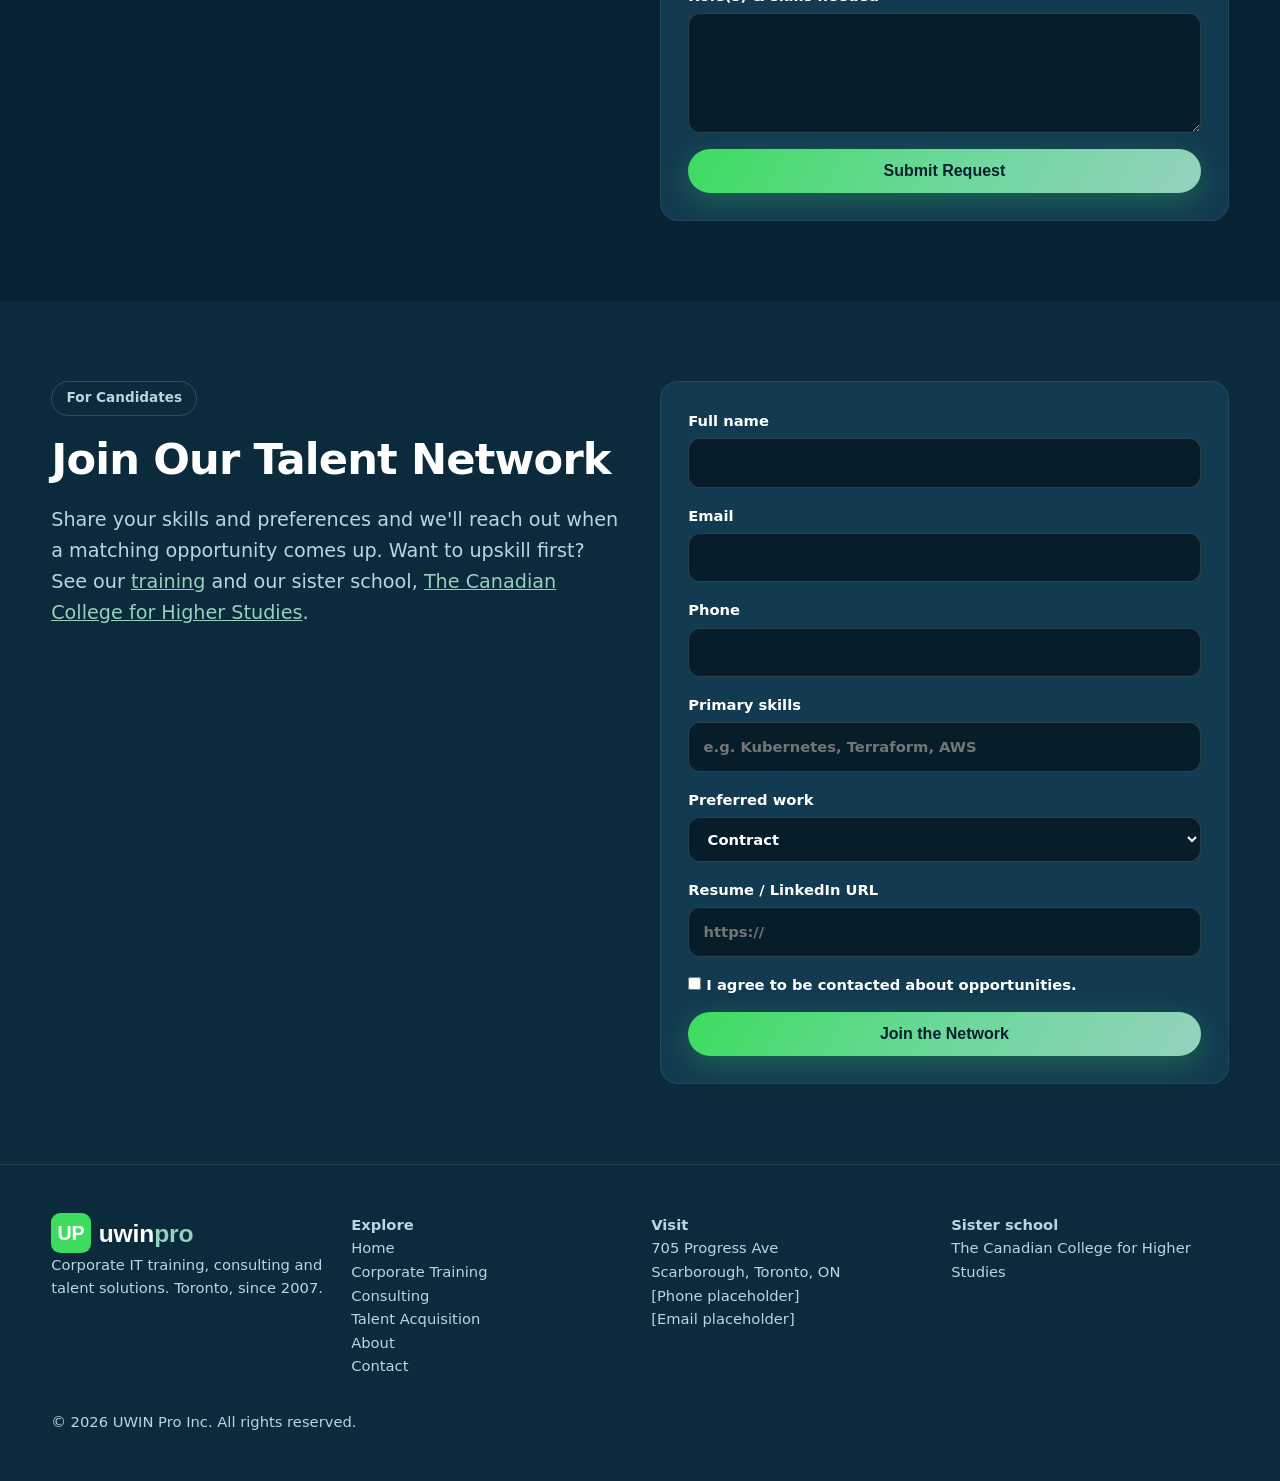
<file: talent.html>
<!doctype html><html lang="en"><head><meta charset="utf-8"><meta name="viewport" content="width=device-width,initial-scale=1">
<title>IT Talent Acquisition | UWIN Pro Inc.</title><meta name="description" content="Contract, contract-to-hire and direct-hire IT talent for employers, and a talent network for IT professionals in Toronto and Ontario."><link rel="canonical" href="https://www.uwinpro.com/talent.html">
<meta property="og:title" content="IT Talent Acquisition | UWIN Pro Inc."><meta property="og:description" content="Contract, contract-to-hire and direct-hire IT talent for employers, and a talent network for IT professionals in Toronto and Ontario."><meta property="og:type" content="website"><meta name="twitter:card" content="summary_large_image"><meta name="theme-color" content="#0b2a3b">
<link rel="icon" href="assets/favicon.svg" type="image/svg+xml"><link rel="icon" href="assets/favicon-32.png" sizes="32x32"><link rel="apple-touch-icon" href="assets/apple-touch-icon.png"><meta property="og:image" content="https://www.uwinpro.com/assets/og-image.png"><meta property="og:image:width" content="1200"><meta property="og:image:height" content="630"><meta name="twitter:image" content="https://www.uwinpro.com/assets/og-image.png"><link rel="stylesheet" href="css/style.css?v=5">
<script type="application/ld+json">{"@context":"https://schema.org","@type":"Organization","name":"UWIN Pro Inc.","url":"https://www.uwinpro.com","foundingDate":"2007","founder":{"@type":"Person","name":"Donatus Doss","jobTitle":"President"},"address":{"@type":"PostalAddress","streetAddress":"705 Progress Ave","addressLocality":"Scarborough, Toronto","addressRegion":"ON","addressCountry":"CA"}}</script></head><body>
<a class="skip" href="#main">Skip to content</a>
<header><div class="wrap nav"><a class="logo" href="index.html" aria-label="UWIN Pro home"><svg viewBox="0 0 520 130" height="40" aria-hidden="true"><rect width="130" height="130" rx="30" fill="#3ddc5f"/><text x="65" y="88" font-size="64" font-weight="900" text-anchor="middle" fill="#fff" font-family="Inter,Helvetica,Arial,sans-serif">UP</text><text x="155" y="95" font-size="80" font-weight="900" fill="#fff" font-family="Inter,Helvetica,Arial,sans-serif">uwin<tspan fill="#94d2bd">pro</tspan></text></svg></a><nav aria-label="Main"><button class="menu" aria-expanded="false" aria-label="Menu">☰</button><ul><li><a href="index.html">Home</a></li><li><a href="training.html">Corporate Training</a></li><li><a href="consulting.html">Consulting</a></li><li><a href="talent.html" aria-current=page>Talent Acquisition</a></li><li><a href="about.html">About</a></li><li><a href="contact.html">Contact</a></li><li><a class="btn btn-g" href="contact.html">Book a Consultation</a></li></ul></nav></div></header>
<main id="main"><section class="hero"><div class="blob b1"></div><div class="blob b2"></div><div class="blob b3"></div><div class="wrap"><span class="eyebrow">Talent Acquisition</span><h1>The right <span class="grad">IT people</span>, the right way</h1><p class="lead">Flexible staffing for employers and new opportunities for IT professionals.</p><div class="ctas"><a class="btn btn-g" href="#employers">Hire Talent</a><a class="btn btn-o" href="#candidates">Join Our Talent Network</a></div></div></section><section><div class="wrap grid"><div class="card reveal"><div class="ic" aria-hidden="true">⏱️</div><h3>Contract</h3><p>Specialists for projects, peaks and backfills.</p></div><div class="card reveal"><div class="ic" aria-hidden="true">🔁</div><h3>Contract-to-hire</h3><p>Evaluate fit on the job before making it permanent.</p></div><div class="card reveal"><div class="ic" aria-hidden="true">🏆</div><h3>Direct hire</h3><p>Find permanent team members for key roles.</p></div></div></section><section class="alt" id="employers"><div class="wrap two"><div class="reveal"><span class="eyebrow">For Employers</span><h2>Hire Talent</h2><p class="lead">Tell us about the role. We'll follow up to understand your needs and share suitable candidates.</p><div class="card"><h3>Roles we focus on</h3><span class="tag">DevOps</span><span class="tag">Cloud</span><span class="tag">Linux / Red Hat</span><span class="tag">Data & Power BI</span><span class="tag">AI / ML</span><span class="tag">Cybersecurity</span><span class="tag">Support</span></div><p class="note" style="margin-top:1rem">Placement outcomes depend on the role and market; no placement is guaranteed.</p></div><div class="card reveal"><form data-demo aria-label="Hire Talent"><label>Full name<input required name="name" autocomplete="name"></label><label>Company<input required name="company" autocomplete="organization"></label><label>Work email<input required type="email" name="email" autocomplete="email"></label><label>Phone<input type="tel" name="phone" autocomplete="tel"></label><label>Engagement type<select name="type"><option>Contract</option><option>Contract-to-hire</option><option>Direct hire</option><option>Not sure yet</option></select></label><label>Role(s) & skills needed<textarea name="roles" rows="4" required></textarea></label><button class="btn btn-g">Submit Request</button><p class="ok" role="status">Thanks! Prototype only: this form is not connected yet.</p></form></div></div></section><section id="candidates"><div class="wrap two"><div class="reveal"><span class="eyebrow">For Candidates</span><h2>Join Our Talent Network</h2><p class="lead">Share your skills and preferences and we'll reach out when a matching opportunity comes up. Want to upskill first? See our <a href="training.html">training</a> and our sister school, <a href="https://thecanadiancollege.ca" rel="noopener">The Canadian College for Higher Studies</a>.</p></div><div class="card reveal"><form data-demo aria-label="Join Our Talent Network"><label>Full name<input required name="name" autocomplete="name"></label><label>Email<input required type="email" name="email" autocomplete="email"></label><label>Phone<input type="tel" name="phone" autocomplete="tel"></label><label>Primary skills<input name="skills" placeholder="e.g. Kubernetes, Terraform, AWS" required></label><label>Preferred work<select name="pref"><option>Contract</option><option>Contract-to-hire</option><option>Permanent</option><option>Open to all</option></select></label><label>Resume / LinkedIn URL<input type="url" name="link" placeholder="https://"></label><label><span><input type="checkbox" required> I agree to be contacted about opportunities.</span></label><button class="btn btn-g">Join the Network</button><p class="ok" role="status">Thanks! Prototype only: this form is not connected yet.</p></form></div></div></section></main>
<footer><div class="wrap grid"><div><a class="logo" href="index.html" aria-label="UWIN Pro home"><svg viewBox="0 0 520 130" height="40" aria-hidden="true"><rect width="130" height="130" rx="30" fill="#3ddc5f"/><text x="65" y="88" font-size="64" font-weight="900" text-anchor="middle" fill="#fff" font-family="Inter,Helvetica,Arial,sans-serif">UP</text><text x="155" y="95" font-size="80" font-weight="900" fill="#fff" font-family="Inter,Helvetica,Arial,sans-serif">uwin<tspan fill="#94d2bd">pro</tspan></text></svg></a><p>Corporate IT training, consulting and talent solutions. Toronto, since 2007.</p></div>
<div><strong>Explore</strong><a href="index.html">Home</a><a href="training.html">Corporate Training</a><a href="consulting.html">Consulting</a><a href="talent.html">Talent Acquisition</a><a href="about.html">About</a><a href="contact.html">Contact</a></div>
<div><strong>Visit</strong><p>705 Progress Ave<br>Scarborough, Toronto, ON</p><p>[Phone placeholder]<br>[Email placeholder]</p></div>
<div><strong>Sister school</strong><a href="https://thecanadiancollege.ca" rel="noopener">The Canadian College for Higher Studies</a></div></div>
<div class="wrap"><p style="margin-top:2rem">© <span id="y"></span> UWIN Pro Inc. All rights reserved.</p></div></footer>
<a class="wa" href="#" aria-label="Chat on WhatsApp (number placeholder)" title="WhatsApp [number placeholder]">✆</a>
<script src="js/main.js?v=5" defer></script></body></html>
</file>
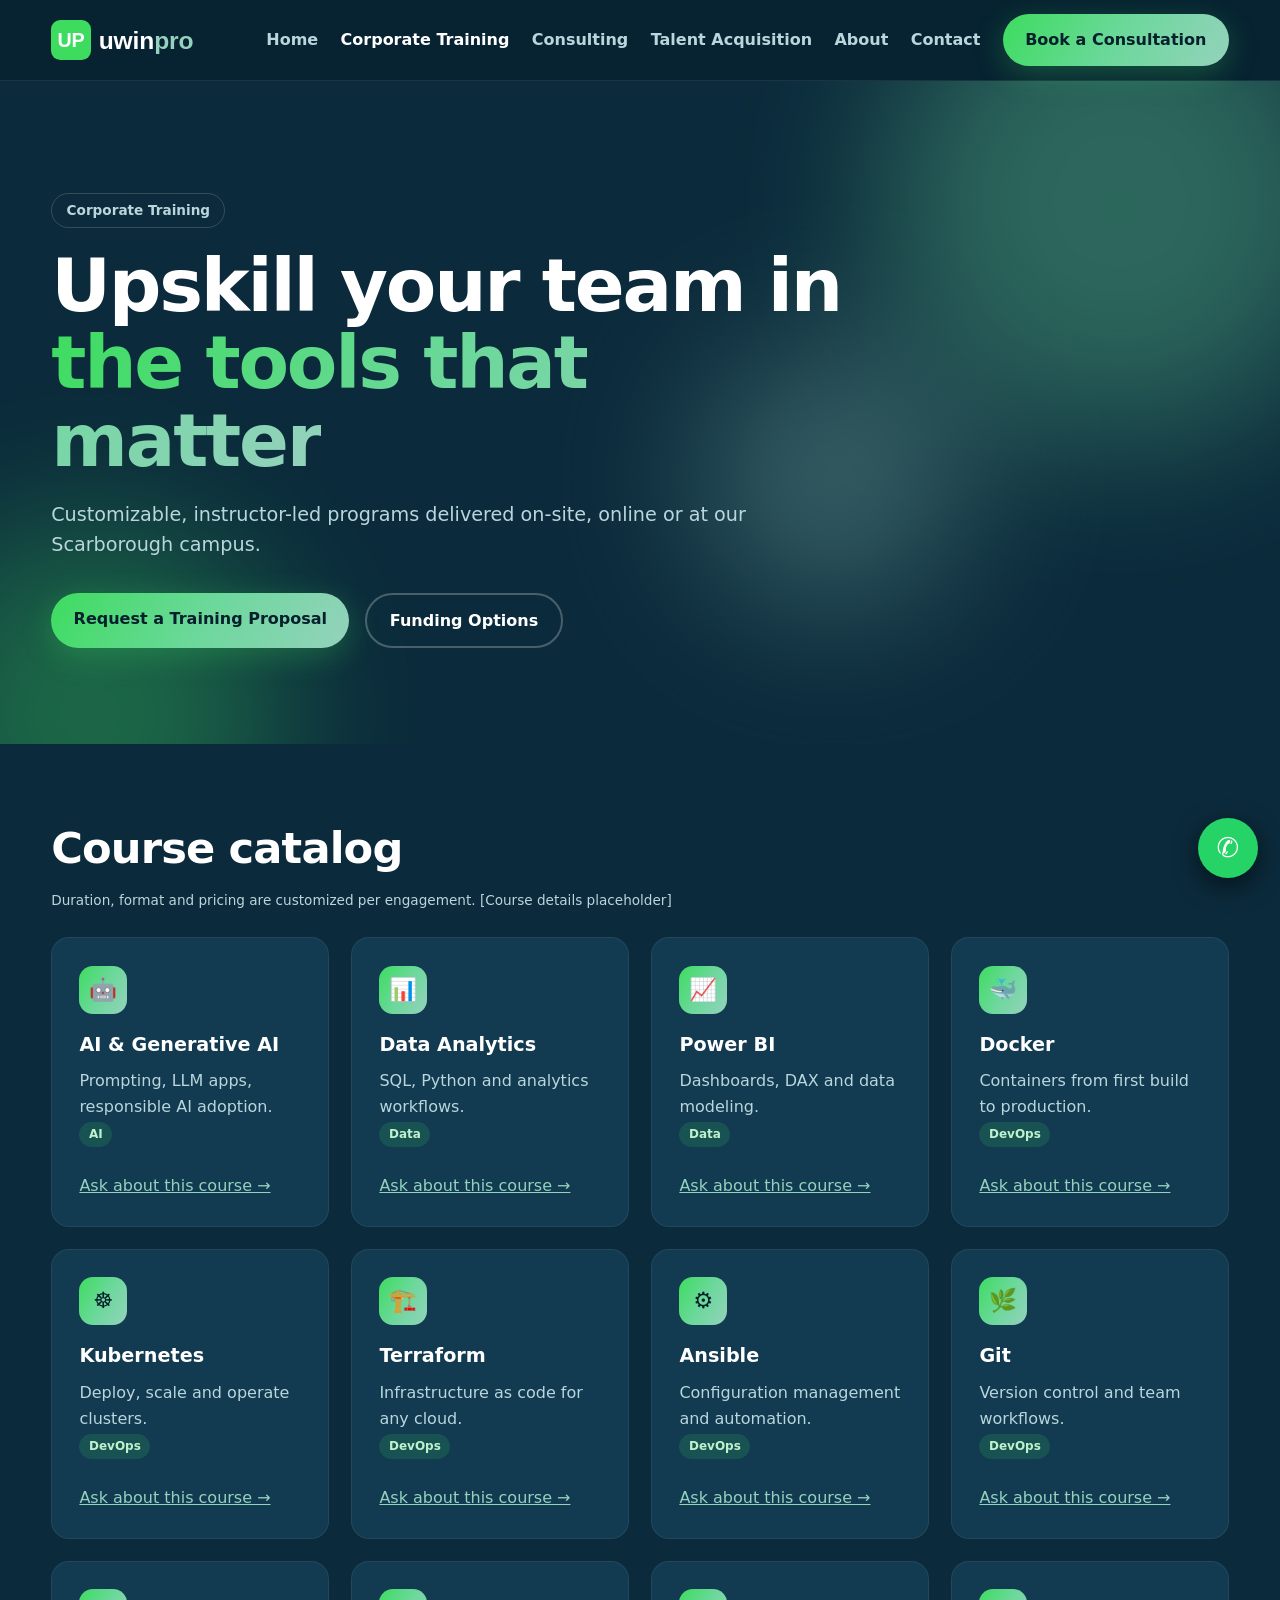
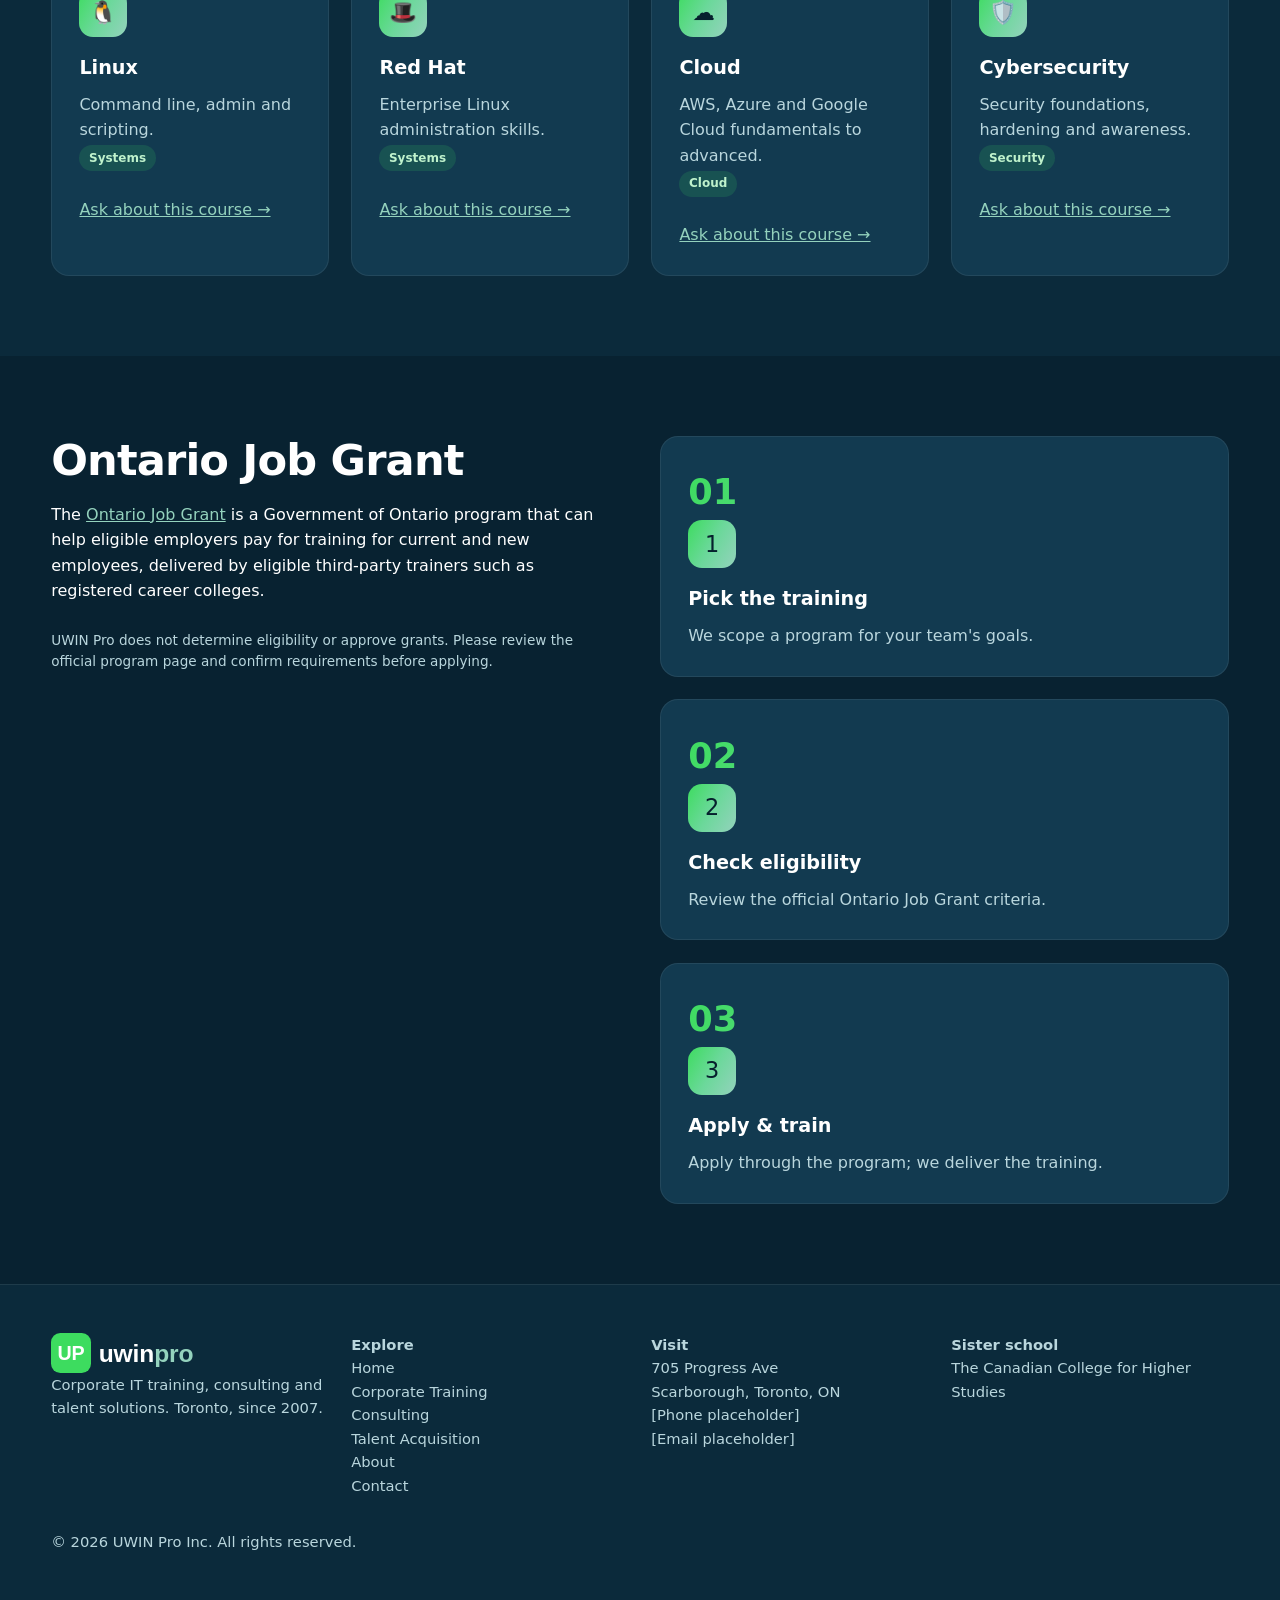
<file: training.html>
<!doctype html><html lang="en"><head><meta charset="utf-8"><meta name="viewport" content="width=device-width,initial-scale=1">
<title>Corporate IT Training | UWIN Pro Inc.</title><meta name="description" content="Corporate IT training in Toronto: AI/GenAI, data analytics, Power BI, Docker, Kubernetes, Terraform, Ansible, Git, Linux, Red Hat, cloud and cybersecurity. Ontario Job Grant info."><link rel="canonical" href="https://www.uwinpro.com/training.html">
<meta property="og:title" content="Corporate IT Training | UWIN Pro Inc."><meta property="og:description" content="Corporate IT training in Toronto: AI/GenAI, data analytics, Power BI, Docker, Kubernetes, Terraform, Ansible, Git, Linux, Red Hat, cloud and cybersecurity. Ontario Job Grant info."><meta property="og:type" content="website"><meta name="twitter:card" content="summary_large_image"><meta name="theme-color" content="#0b2a3b">
<link rel="icon" href="assets/favicon.svg" type="image/svg+xml"><link rel="icon" href="assets/favicon-32.png" sizes="32x32"><link rel="apple-touch-icon" href="assets/apple-touch-icon.png"><meta property="og:image" content="https://www.uwinpro.com/assets/og-image.png"><meta property="og:image:width" content="1200"><meta property="og:image:height" content="630"><meta name="twitter:image" content="https://www.uwinpro.com/assets/og-image.png"><link rel="stylesheet" href="css/style.css?v=5">
<script type="application/ld+json">{"@context":"https://schema.org","@type":"Organization","name":"UWIN Pro Inc.","url":"https://www.uwinpro.com","foundingDate":"2007","founder":{"@type":"Person","name":"Donatus Doss","jobTitle":"President"},"address":{"@type":"PostalAddress","streetAddress":"705 Progress Ave","addressLocality":"Scarborough, Toronto","addressRegion":"ON","addressCountry":"CA"}}</script></head><body>
<a class="skip" href="#main">Skip to content</a>
<header><div class="wrap nav"><a class="logo" href="index.html" aria-label="UWIN Pro home"><svg viewBox="0 0 520 130" height="40" aria-hidden="true"><rect width="130" height="130" rx="30" fill="#3ddc5f"/><text x="65" y="88" font-size="64" font-weight="900" text-anchor="middle" fill="#fff" font-family="Inter,Helvetica,Arial,sans-serif">UP</text><text x="155" y="95" font-size="80" font-weight="900" fill="#fff" font-family="Inter,Helvetica,Arial,sans-serif">uwin<tspan fill="#94d2bd">pro</tspan></text></svg></a><nav aria-label="Main"><button class="menu" aria-expanded="false" aria-label="Menu">☰</button><ul><li><a href="index.html">Home</a></li><li><a href="training.html" aria-current=page>Corporate Training</a></li><li><a href="consulting.html">Consulting</a></li><li><a href="talent.html">Talent Acquisition</a></li><li><a href="about.html">About</a></li><li><a href="contact.html">Contact</a></li><li><a class="btn btn-g" href="contact.html">Book a Consultation</a></li></ul></nav></div></header>
<main id="main"><section class="hero"><div class="blob b1"></div><div class="blob b2"></div><div class="blob b3"></div><div class="wrap"><span class="eyebrow">Corporate Training</span><h1>Upskill your team in <span class="grad">the tools that matter</span></h1><p class="lead">Customizable, instructor-led programs delivered on-site, online or at our Scarborough campus.</p><div class="ctas"><a class="btn btn-g" href="contact.html">Request a Training Proposal</a><a class="btn btn-o" href="#funding">Funding Options</a></div></div></section><section><div class="wrap"><h2>Course catalog</h2><p class="note">Duration, format and pricing are customized per engagement. [Course details placeholder]</p><br><div class="grid"><div class="card reveal"><div class="ic" aria-hidden="true">🤖</div><h3>AI & Generative AI</h3><p>Prompting, LLM apps, responsible AI adoption.</p><span class="tag">AI</span><br><br><a href="contact.html">Ask about this course →</a></div><div class="card reveal"><div class="ic" aria-hidden="true">📊</div><h3>Data Analytics</h3><p>SQL, Python and analytics workflows.</p><span class="tag">Data</span><br><br><a href="contact.html">Ask about this course →</a></div><div class="card reveal"><div class="ic" aria-hidden="true">📈</div><h3>Power BI</h3><p>Dashboards, DAX and data modeling.</p><span class="tag">Data</span><br><br><a href="contact.html">Ask about this course →</a></div><div class="card reveal"><div class="ic" aria-hidden="true">🐳</div><h3>Docker</h3><p>Containers from first build to production.</p><span class="tag">DevOps</span><br><br><a href="contact.html">Ask about this course →</a></div><div class="card reveal"><div class="ic" aria-hidden="true">☸️</div><h3>Kubernetes</h3><p>Deploy, scale and operate clusters.</p><span class="tag">DevOps</span><br><br><a href="contact.html">Ask about this course →</a></div><div class="card reveal"><div class="ic" aria-hidden="true">🏗️</div><h3>Terraform</h3><p>Infrastructure as code for any cloud.</p><span class="tag">DevOps</span><br><br><a href="contact.html">Ask about this course →</a></div><div class="card reveal"><div class="ic" aria-hidden="true">⚙️</div><h3>Ansible</h3><p>Configuration management and automation.</p><span class="tag">DevOps</span><br><br><a href="contact.html">Ask about this course →</a></div><div class="card reveal"><div class="ic" aria-hidden="true">🌿</div><h3>Git</h3><p>Version control and team workflows.</p><span class="tag">DevOps</span><br><br><a href="contact.html">Ask about this course →</a></div><div class="card reveal"><div class="ic" aria-hidden="true">🐧</div><h3>Linux</h3><p>Command line, admin and scripting.</p><span class="tag">Systems</span><br><br><a href="contact.html">Ask about this course →</a></div><div class="card reveal"><div class="ic" aria-hidden="true">🎩</div><h3>Red Hat</h3><p>Enterprise Linux administration skills.</p><span class="tag">Systems</span><br><br><a href="contact.html">Ask about this course →</a></div><div class="card reveal"><div class="ic" aria-hidden="true">☁️</div><h3>Cloud</h3><p>AWS, Azure and Google Cloud fundamentals to advanced.</p><span class="tag">Cloud</span><br><br><a href="contact.html">Ask about this course →</a></div><div class="card reveal"><div class="ic" aria-hidden="true">🛡️</div><h3>Cybersecurity</h3><p>Security foundations, hardening and awareness.</p><span class="tag">Security</span><br><br><a href="contact.html">Ask about this course →</a></div></div></div></section><section class="alt" id="funding"><div class="wrap two"><div class="reveal"><h2>Ontario Job Grant</h2><p>The <a href="https://www.ontario.ca/page/ontario-job-grant" rel="noopener">Ontario Job Grant</a> is a Government of Ontario program that can help eligible employers pay for training for current and new employees, delivered by eligible third-party trainers such as registered career colleges.</p><br><p class="note">UWIN Pro does not determine eligibility or approve grants. Please review the official program page and confirm requirements before applying.</p></div><div class="reveal steps grid" style="grid-template-columns:1fr"><div class="card reveal"><div class="ic" aria-hidden="true">1</div><h3>Pick the training</h3><p>We scope a program for your team's goals.</p></div><div class="card reveal"><div class="ic" aria-hidden="true">2</div><h3>Check eligibility</h3><p>Review the official Ontario Job Grant criteria.</p></div><div class="card reveal"><div class="ic" aria-hidden="true">3</div><h3>Apply & train</h3><p>Apply through the program; we deliver the training.</p></div></div></div></section></main>
<footer><div class="wrap grid"><div><a class="logo" href="index.html" aria-label="UWIN Pro home"><svg viewBox="0 0 520 130" height="40" aria-hidden="true"><rect width="130" height="130" rx="30" fill="#3ddc5f"/><text x="65" y="88" font-size="64" font-weight="900" text-anchor="middle" fill="#fff" font-family="Inter,Helvetica,Arial,sans-serif">UP</text><text x="155" y="95" font-size="80" font-weight="900" fill="#fff" font-family="Inter,Helvetica,Arial,sans-serif">uwin<tspan fill="#94d2bd">pro</tspan></text></svg></a><p>Corporate IT training, consulting and talent solutions. Toronto, since 2007.</p></div>
<div><strong>Explore</strong><a href="index.html">Home</a><a href="training.html">Corporate Training</a><a href="consulting.html">Consulting</a><a href="talent.html">Talent Acquisition</a><a href="about.html">About</a><a href="contact.html">Contact</a></div>
<div><strong>Visit</strong><p>705 Progress Ave<br>Scarborough, Toronto, ON</p><p>[Phone placeholder]<br>[Email placeholder]</p></div>
<div><strong>Sister school</strong><a href="https://thecanadiancollege.ca" rel="noopener">The Canadian College for Higher Studies</a></div></div>
<div class="wrap"><p style="margin-top:2rem">© <span id="y"></span> UWIN Pro Inc. All rights reserved.</p></div></footer>
<a class="wa" href="#" aria-label="Chat on WhatsApp (number placeholder)" title="WhatsApp [number placeholder]">✆</a>
<script src="js/main.js?v=5" defer></script></body></html>
</file>
<file: css/style.css>
:root{--navy:#0b2a3b;--navy2:#082231;--card:#123a50;--text:#ffffff;--muted:#b9d6dd;--a1:#3ddc5f;--a2:#6bd89a;--a3:#94d2bd;--g:linear-gradient(120deg,var(--a1),var(--a2) 50%,var(--a3));--r:18px}
*{box-sizing:border-box;margin:0;padding:0}html{scroll-behavior:smooth}
body{font-family:system-ui,-apple-system,"Segoe UI",Roboto,sans-serif;background:var(--navy);color:var(--text);line-height:1.6}
a{color:var(--a3)}img{max-width:100%}
.skip{position:absolute;left:-999px}.skip:focus{left:1rem;top:1rem;background:#fff;color:#000;padding:.5rem;z-index:99}
.wrap{width:min(1180px,92%);margin:auto}
header{position:sticky;top:0;z-index:50;background:rgba(8,34,49,.85);backdrop-filter:blur(12px);border-bottom:1px solid #ffffff14}
.nav{display:flex;align-items:center;justify-content:space-between;padding:.9rem 0}
.logo{font-weight:900;font-size:1.4rem;letter-spacing:-.02em;color:#fff;text-decoration:none}.logo span{background:var(--g);-webkit-background-clip:text;background-clip:text;color:transparent}
nav ul{display:flex;gap:1.4rem;list-style:none;align-items:center}nav a{color:var(--muted);text-decoration:none;font-weight:600}nav a:hover,nav a[aria-current]{color:#fff}
.menu{display:none;background:none;border:1px solid #fff3;color:#fff;border-radius:8px;padding:.4rem .7rem;font-size:1.1rem}
.btn{display:inline-block;padding:.8rem 1.4rem;border-radius:999px;font-weight:700;text-decoration:none;border:0;cursor:pointer;font-size:1rem;transition:transform .2s,box-shadow .2s}
.btn-g{background:var(--g);color:#06202d;box-shadow:0 8px 30px #3ddc5f44}.btn-g:hover{transform:translateY(-2px);box-shadow:0 12px 40px #3ddc5f66}
.btn-o{border:2px solid #ffffff40;color:#fff}.btn-o:hover{border-color:var(--a3)}
.hero{position:relative;overflow:hidden;padding:7rem 0 6rem}
.blob{position:absolute;border-radius:50%;filter:blur(80px);opacity:.35;animation:float 14s ease-in-out infinite alternate}
.b1{width:480px;height:480px;background:var(--a2);top:-120px;right:-80px}.b2{width:380px;height:380px;background:var(--a1);bottom:-160px;left:-100px;animation-delay:-5s}.b3{width:260px;height:260px;background:var(--a3);top:40%;left:55%;animation-delay:-9s}
@keyframes float{to{transform:translate(40px,30px) scale(1.12)}}
.hero .wrap{position:relative}
.eyebrow{display:inline-block;padding:.35rem .9rem;border:1px solid #ffffff2a;border-radius:999px;color:var(--muted);font-size:.85rem;font-weight:600;margin-bottom:1.2rem}
h1{font-size:clamp(2.4rem,6vw,4.6rem);line-height:1.05;letter-spacing:-.03em;font-weight:900;max-width:16ch}
h2{font-size:clamp(1.8rem,3.6vw,2.7rem);letter-spacing:-.02em;line-height:1.15;margin-bottom:1rem}
h3{font-size:1.2rem;margin-bottom:.5rem}
.grad{background:var(--g);-webkit-background-clip:text;background-clip:text;color:transparent}
.lead{font-size:1.2rem;color:var(--muted);max-width:60ch;margin:1.3rem 0 2rem}
.ctas{display:flex;gap:1rem;flex-wrap:wrap}
section{padding:5rem 0}.alt{background:var(--navy2)}
.grid{display:grid;gap:1.4rem;grid-template-columns:repeat(auto-fit,minmax(260px,1fr))}
.card{background:var(--card);border:1px solid #ffffff12;border-radius:var(--r);padding:1.7rem;position:relative;transition:transform .25s,border-color .25s}
.card:hover{transform:translateY(-4px);border-color:#3ddc5f88}
.card .ic{width:48px;height:48px;border-radius:14px;background:var(--g);display:grid;place-items:center;font-size:1.4rem;margin-bottom:1rem}
.card p{color:var(--muted)}.card ul{color:var(--muted);padding-left:1.1rem;margin:.6rem 0}
.tag{display:inline-block;font-size:.75rem;font-weight:700;padding:.2rem .6rem;border-radius:999px;background:#3ddc5f26;color:#bff2cc;margin:.15rem .2rem 0 0}
.band{background:linear-gradient(120deg,#1f8f43,#2a8a6e 55%,#3d7f86);border-radius:24px;padding:3rem;color:#fff}.band p{opacity:.92;max-width:65ch;margin:.6rem 0 1.5rem}.band a.btn{background:#082231;color:#fff}
.ph{border:2px dashed #ffffff33;border-radius:var(--r);padding:1.4rem;color:var(--muted);font-style:italic;text-align:center}
.two{display:grid;grid-template-columns:1fr 1fr;gap:2.5rem;align-items:start}
form{display:grid;gap:1rem}label{font-weight:600;font-size:.92rem;display:grid;gap:.35rem}
input,select,textarea{font:inherit;padding:.75rem .9rem;border-radius:12px;border:1px solid #ffffff26;background:#071d2a;color:#fff}
input:focus,select:focus,textarea:focus,a:focus-visible,button:focus-visible{outline:3px solid var(--a3);outline-offset:2px}
.note{font-size:.85rem;color:var(--muted)}.ok{display:none;padding:1rem;border-radius:12px;background:#3ddc5f22;border:1px solid var(--a3)}
.steps{counter-reset:s}.steps .card::before{counter-increment:s;content:counter(s,decimal-leading-zero);font-size:2.2rem;font-weight:900;background:var(--g);-webkit-background-clip:text;color:transparent;display:block}
footer{border-top:1px solid #ffffff14;padding:3rem 0;color:var(--muted);font-size:.92rem}footer .grid a{display:block;color:var(--muted);text-decoration:none}
.wa{position:fixed;right:22px;bottom:22px;width:60px;height:60px;border-radius:50%;background:#25d366;display:grid;place-items:center;box-shadow:0 8px 24px #0008;z-index:60;color:#fff;font-size:1.7rem;text-decoration:none}
.reveal{opacity:0;transform:translateY(24px);transition:opacity .7s,transform .7s}.reveal.in{opacity:1;transform:none}
@media(prefers-reduced-motion:reduce){*{animation:none!important;transition:none!important}.reveal{opacity:1;transform:none}}
@media(max-width:860px){.menu{display:block}nav ul{display:none;position:absolute;top:100%;left:0;right:0;flex-direction:column;background:var(--navy);padding:1rem}nav ul.open{display:flex}.two{grid-template-columns:1fr}.band{padding:2rem}}
/* hero 3D course stream */
.tagline{margin-top:1rem;font-size:clamp(1.1rem,2vw,1.45rem);font-weight:700;color:#d6f3ea;letter-spacing:.01em;max-width:30ch}
.hero-grid{display:grid;grid-template-columns:minmax(0,1.05fr) minmax(0,.95fr);gap:2rem;align-items:center}
.hero-copy{position:relative;z-index:2}
.orbit{position:relative;height:520px;perspective:900px;perspective-origin:30% 20%;-webkit-mask-image:radial-gradient(ellipse at 55% 50%,#000 55%,transparent 80%);mask-image:radial-gradient(ellipse at 55% 50%,#000 55%,transparent 80%)}
.plane{list-style:none;position:absolute;inset:0;transform-style:preserve-3d;transform:rotateX(14deg) rotateY(-24deg)}
.plane li{position:absolute;left:12%;top:50%;width:290px;padding:.75rem 1.1rem;border-radius:16px;background:linear-gradient(135deg,rgba(18,58,80,.92),rgba(11,42,59,.86));border:1px solid #94d2bd55;box-shadow:0 0 28px #3ddc5f33,inset 0 0 0 1px #94d2bd1a;backdrop-filter:blur(6px);opacity:0;will-change:transform,opacity,filter;
 animation:drift 26s linear infinite;animation-delay:calc(var(--i) * -2.1667s)}
.plane li strong{display:block;font-size:1rem;color:#fff}
.plane li span{display:block;font-size:.84rem;color:#c8f0e2;line-height:1.35}
.plane li:nth-child(odd){left:0}.plane li:nth-child(even){left:34%}
@keyframes drift{
0%{transform:translate3d(80px,640px,-650px);opacity:0;filter:blur(3px)}
32%{opacity:0;filter:blur(2px)}
42%{opacity:.9;filter:blur(.4px)}
48%,58%{opacity:1;filter:blur(0)}
66%{opacity:.85;filter:blur(.6px)}
74%{opacity:0;filter:blur(3px)}
100%{transform:translate3d(-60px,-720px,200px);opacity:0;filter:blur(4px)}}
@media(max-width:980px){.hero-grid{grid-template-columns:1fr}.orbit{display:none}}
@media(prefers-reduced-motion:reduce){.orbit{height:auto;perspective:none;-webkit-mask-image:none;mask-image:none}.plane{position:static;transform:none;display:grid;gap:.6rem}.plane li{position:static;opacity:1;filter:none;width:auto;transform:none}.plane li:nth-child(n+7){display:none}}

.logo svg{display:block;height:40px;width:auto}.card .ic{color:#06202d}

.tagline{overflow:hidden}.tagline span{display:inline-block}
.tl1{animation:tlR .9s ease-out both}
.tl2{animation:tlF .8s ease-out .9s both}
.tl3{animation:tlU 1s ease-out 1.7s both}
@keyframes tlR{from{opacity:0;transform:translateX(60px)}to{opacity:1;transform:none}}
@keyframes tlF{from{opacity:0}to{opacity:1}}
@keyframes tlU{from{opacity:0;transform:translateY(10px)}to{opacity:1;transform:none}}
.shot .tagline span{animation:none!important;opacity:1;transform:none}
</file>
